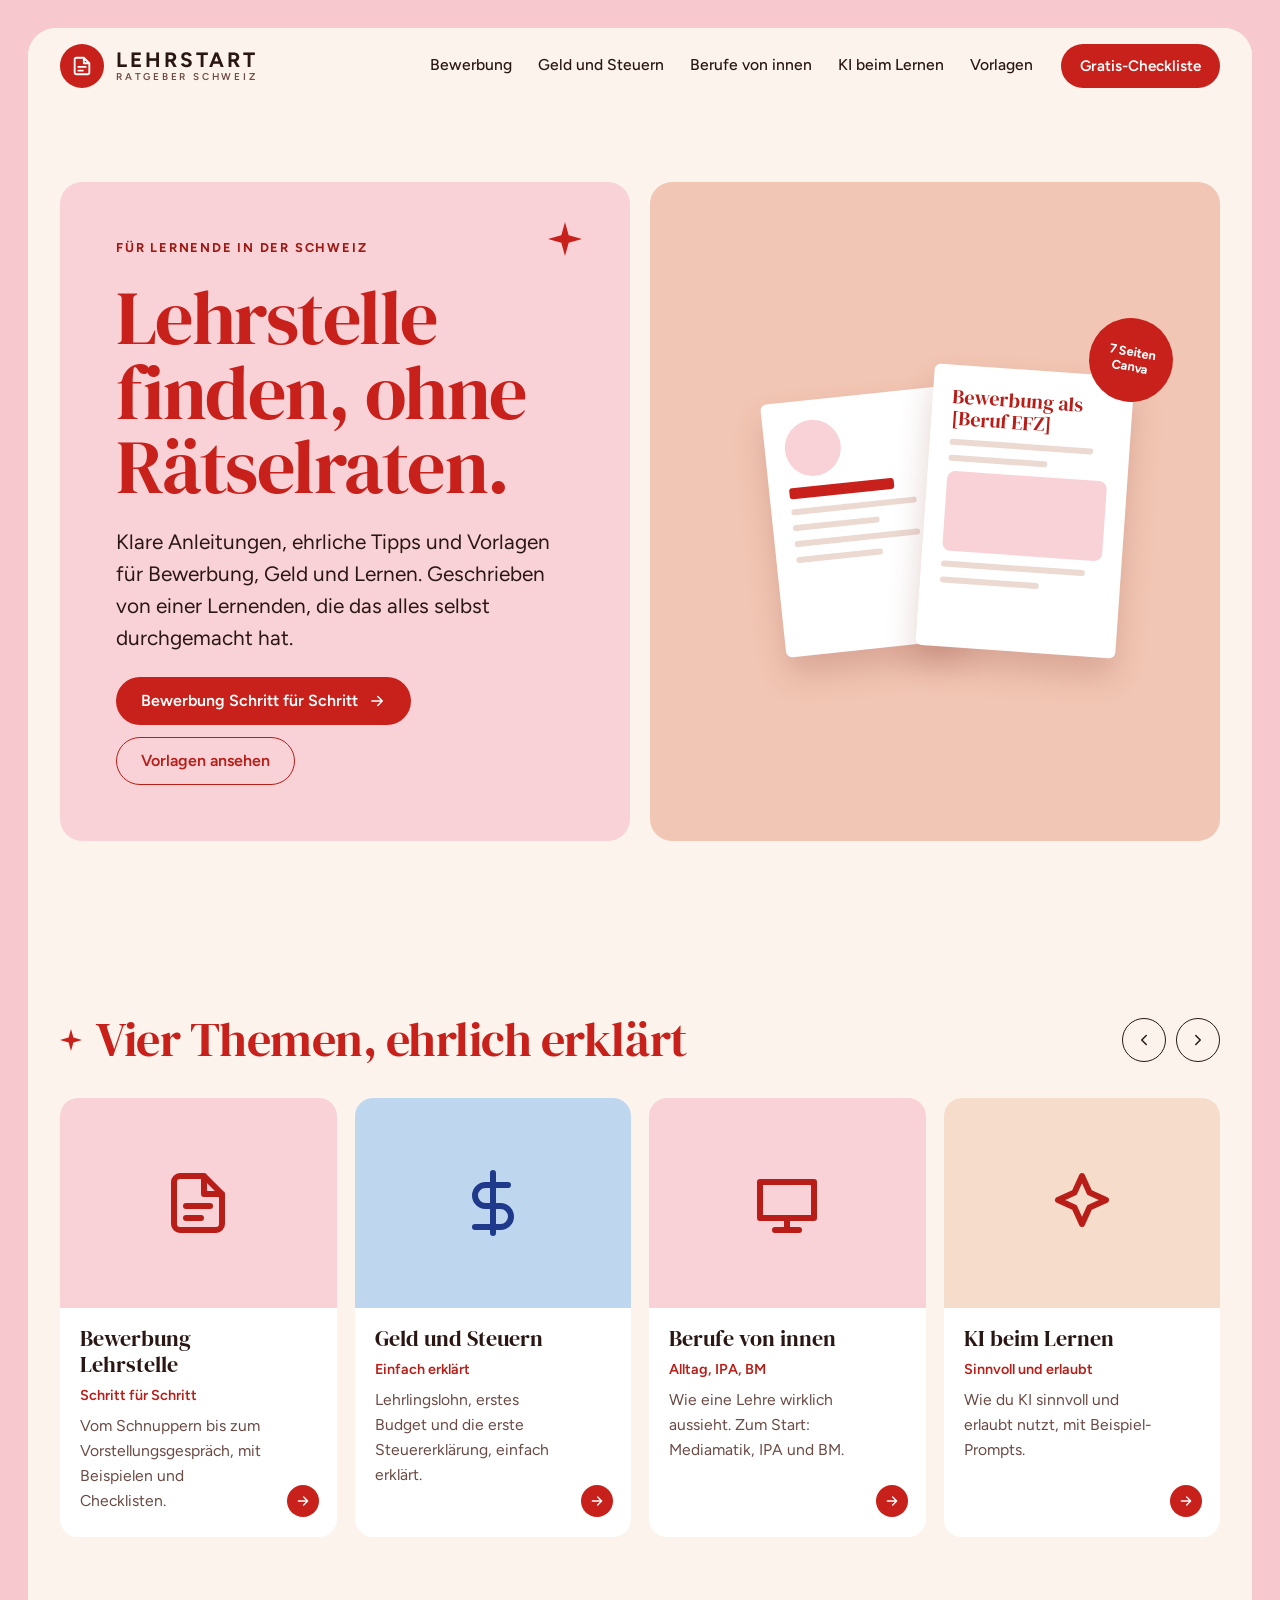
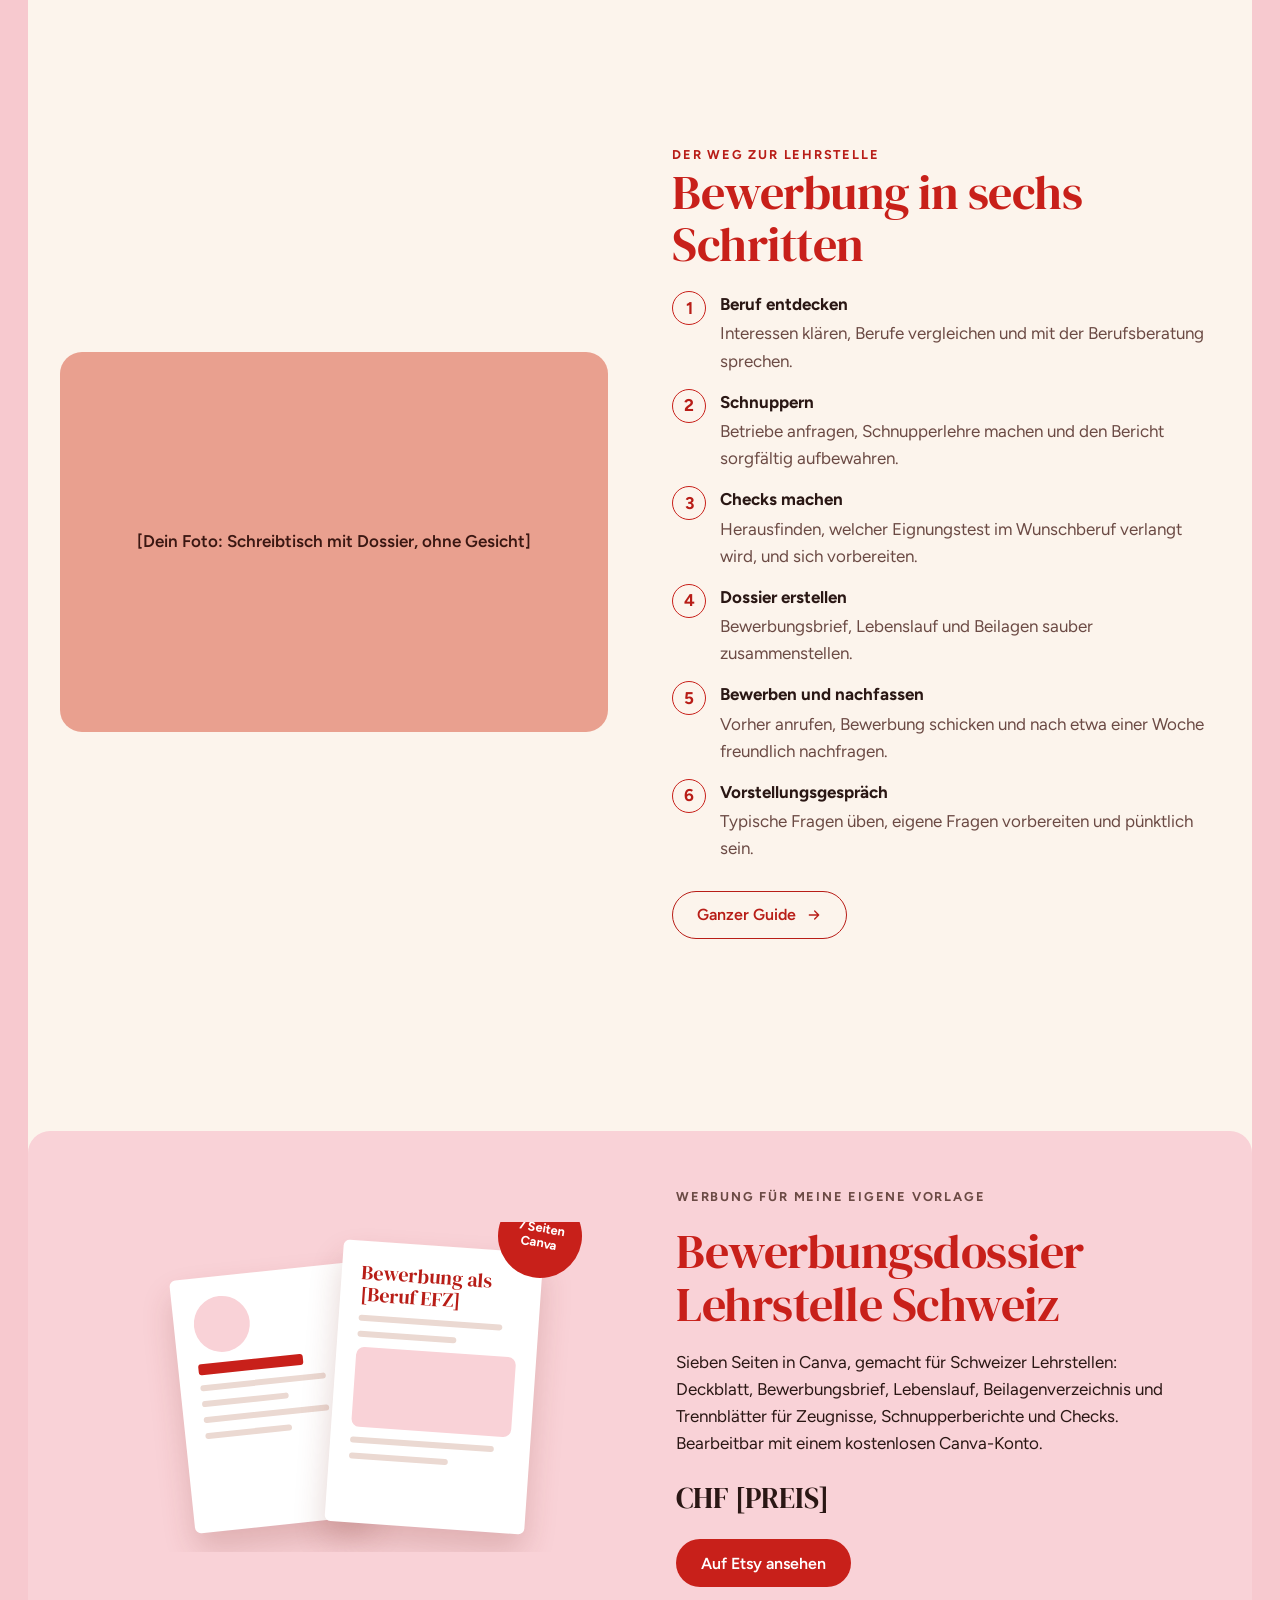
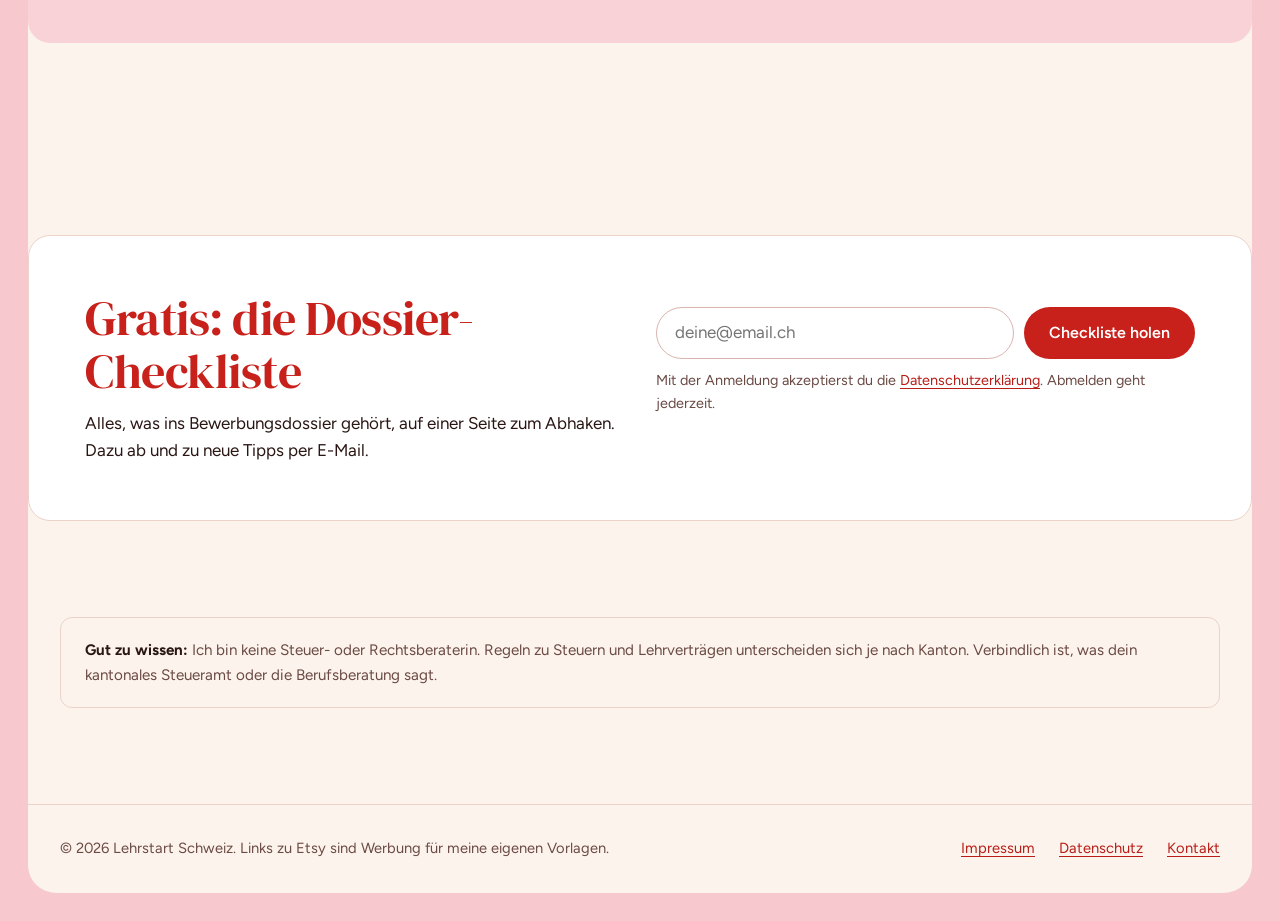
<file: index.html>
<!doctype html>
<html lang="de-CH">
<head>
  <meta charset="utf-8">
  <meta name="viewport" content="width=device-width, initial-scale=1">
  <title>Lehrstart Schweiz: Ratgeber für Lernende</title>
  <meta name="description" content="Ehrliche Anleitungen und Vorlagen für Bewerbung, Geld und Lernen in der Schweiz.">
  <meta name="theme-color" content="#C8201A">
  <link rel="icon" href="assets/favicon.svg" type="image/svg+xml">
  <link rel="preconnect" href="https://fonts.googleapis.com">
  <link rel="preconnect" href="https://fonts.gstatic.com" crossorigin>
  <link rel="stylesheet" href="https://fonts.googleapis.com/css2?family=DM+Serif+Display&family=Figtree:wght@400;500;600;700&display=swap">
  <link rel="stylesheet" href="css/variables.css">
  <link rel="stylesheet" href="css/base.css">
  <link rel="stylesheet" href="css/components.css">
  <link rel="stylesheet" href="css/theme.css">
  <script src="js/main.js" defer></script>
</head>
<body>
  <a class="skip-link" href="#inhalt">Zum Inhalt springen</a>
  <div class="page">
    <header class="site-header">
      <div class="container site-header__inner">
        <a class="logo" href="index.html" aria-label="Lehrstart Schweiz, zur Startseite">
          <span class="logo__mark" aria-hidden="true"><svg width="22" height="22" viewBox="0 0 24 24" fill="none" stroke="currentColor" stroke-width="2" stroke-linecap="round" stroke-linejoin="round"><path d="M14 3H6a2 2 0 0 0-2 2v14a2 2 0 0 0 2 2h12a2 2 0 0 0 2-2V9l-6-6zM14 3v6h6M8 13h8M8 17h5"/></svg></span>
          <span class="logo__text"><span class="logo__name">Lehrstart</span><span class="logo__sub">Ratgeber Schweiz</span></span>
        </a>
        <button class="nav-toggle js-nav-toggle" type="button" aria-expanded="false" aria-controls="hauptnavigation">
          <span class="nav-toggle__bar" aria-hidden="true"></span>
          <span class="visually-hidden">Menü</span>
        </button>
        <nav class="site-nav" id="hauptnavigation" aria-label="Hauptnavigation">
          <ul class="site-nav__list">
          <li><a href="bewerbung.html">Bewerbung</a></li>
          <li><a href="geld-steuern.html">Geld und Steuern</a></li>
          <li><a href="berufe.html">Berufe von innen</a></li>
          <li><a href="ki-lernen.html">KI beim Lernen</a></li>
          <li><a href="vorlagen.html">Vorlagen</a></li>
          </ul>
          <a class="btn btn--primary btn--small site-nav__cta" href="#gratis">Gratis-Checkliste</a>
        </nav>
      </div>
    </header>

    <main id="inhalt">

<section class="hero">
  <div class="container hero__grid">
    <div class="hero__text">
      <svg class="star" viewBox="0 0 24 24" aria-hidden="true"><path d="M12 0l2.6 9.4L24 12l-9.4 2.6L12 24l-2.6-9.4L0 12l9.4-2.6z"/></svg>
      <p class="eyebrow">Für Lernende in der Schweiz</p>
      <h1 class="h1 h1--hero">Lehrstelle finden, ohne Rätselraten.</h1>
      <p class="lead">Klare Anleitungen, ehrliche Tipps und Vorlagen für Bewerbung, Geld und Lernen. Geschrieben von einer Lernenden, die das alles selbst durchgemacht hat.</p>
      <div class="btn-row">
        <a class="btn btn--primary" href="bewerbung.html">Bewerbung Schritt für Schritt <svg class="icon" width="18" height="18" viewBox="0 0 24 24" fill="none" stroke="currentColor" stroke-width="2" stroke-linecap="round" stroke-linejoin="round" aria-hidden="true"><path d="M5 12h14M13 6l6 6-6 6"/></svg></a>
        <a class="btn btn--outline" href="vorlagen.html">Vorlagen ansehen</a>
      </div>
    </div>
    <div class="hero__visual"><div class="docs" aria-hidden="true">
  <div class="doc doc--back"><span class="doc__avatar"></span><span class="doc__line doc__line--title"></span><span class="doc__line"></span><span class="doc__line doc__line--short"></span><span class="doc__line"></span><span class="doc__line doc__line--short"></span></div>
  <div class="doc doc--front"><span class="doc__heading">Bewerbung als [Beruf EFZ]</span><span class="doc__line"></span><span class="doc__line doc__line--short"></span><span class="doc__block"></span><span class="doc__line"></span><span class="doc__line doc__line--short"></span></div>
  <span class="sticker">7 Seiten<br>Canva</span>
</div></div>
  </div>
</section>

<section class="section section--alt" aria-labelledby="themen-titel">
  <div class="container">
    <div class="section__head">
      <h2 id="themen-titel" class="h2"><svg class="star" viewBox="0 0 24 24" aria-hidden="true"><path d="M12 0l2.6 9.4L24 12l-9.4 2.6L12 24l-2.6-9.4L0 12l9.4-2.6z"/></svg> Vier Themen, ehrlich erklärt</h2>
      <div class="carousel-controls">
        <button class="icon-btn js-scroll" data-target="themen-liste" data-dir="-1" type="button" aria-label="Zurück"><svg width="18" height="18" viewBox="0 0 24 24" fill="none" stroke="currentColor" stroke-width="2" stroke-linecap="round" stroke-linejoin="round" aria-hidden="true"><path d="M15 6l-6 6 6 6"/></svg></button>
        <button class="icon-btn js-scroll" data-target="themen-liste" data-dir="1" type="button" aria-label="Weiter"><svg width="18" height="18" viewBox="0 0 24 24" fill="none" stroke="currentColor" stroke-width="2" stroke-linecap="round" stroke-linejoin="round" aria-hidden="true"><path d="M9 6l6 6-6 6"/></svg></button>
      </div>
    </div>
    <ul class="cards" id="themen-liste">
      <li><a class="card card--rosa" href="bewerbung.html">
        <span class="card__media"><svg class="icon icon--xl" width="72" height="72" viewBox="0 0 24 24" fill="none" stroke="currentColor" stroke-width="2" stroke-linecap="round" stroke-linejoin="round" aria-hidden="true"><path d="M14 3H6a2 2 0 0 0-2 2v14a2 2 0 0 0 2 2h12a2 2 0 0 0 2-2V9l-6-6zM14 3v6h6M8 13h8M8 17h5"/></svg></span>
        <span class="card__body">
          <span class="card__title">Bewerbung Lehrstelle</span>
          <span class="card__meta">Schritt für Schritt</span>
          <span class="card__text">Vom Schnuppern bis zum Vorstellungsgespräch, mit Beispielen und Checklisten.</span>
        </span>
        <span class="card__arrow"><svg class="icon" width="16" height="16" viewBox="0 0 24 24" fill="none" stroke="currentColor" stroke-width="2" stroke-linecap="round" stroke-linejoin="round" aria-hidden="true"><path d="M5 12h14M13 6l6 6-6 6"/></svg></span>
      </a></li>
      <li><a class="card card--blau" href="geld-steuern.html">
        <span class="card__media"><svg class="icon icon--xl" width="72" height="72" viewBox="0 0 24 24" fill="none" stroke="currentColor" stroke-width="2" stroke-linecap="round" stroke-linejoin="round" aria-hidden="true"><path d="M12 2v20M17 6H9.5a3.5 3.5 0 0 0 0 7h5a3.5 3.5 0 0 1 0 7H6"/></svg></span>
        <span class="card__body">
          <span class="card__title">Geld und Steuern</span>
          <span class="card__meta">Einfach erklärt</span>
          <span class="card__text">Lehrlingslohn, erstes Budget und die erste Steuererklärung, einfach erklärt.</span>
        </span>
        <span class="card__arrow"><svg class="icon" width="16" height="16" viewBox="0 0 24 24" fill="none" stroke="currentColor" stroke-width="2" stroke-linecap="round" stroke-linejoin="round" aria-hidden="true"><path d="M5 12h14M13 6l6 6-6 6"/></svg></span>
      </a></li>
      <li><a class="card card--rosa" href="berufe.html">
        <span class="card__media"><svg class="icon icon--xl" width="72" height="72" viewBox="0 0 24 24" fill="none" stroke="currentColor" stroke-width="2" stroke-linecap="round" stroke-linejoin="round" aria-hidden="true"><path d="M3 5h18v12H3zM8 21h8M12 17v4"/></svg></span>
        <span class="card__body">
          <span class="card__title">Berufe von innen</span>
          <span class="card__meta">Alltag, IPA, BM</span>
          <span class="card__text">Wie eine Lehre wirklich aussieht. Zum Start: Mediamatik, IPA und BM.</span>
        </span>
        <span class="card__arrow"><svg class="icon" width="16" height="16" viewBox="0 0 24 24" fill="none" stroke="currentColor" stroke-width="2" stroke-linecap="round" stroke-linejoin="round" aria-hidden="true"><path d="M5 12h14M13 6l6 6-6 6"/></svg></span>
      </a></li>
      <li><a class="card card--pfirsich" href="ki-lernen.html">
        <span class="card__media"><svg class="icon icon--xl" width="72" height="72" viewBox="0 0 24 24" fill="none" stroke="currentColor" stroke-width="2" stroke-linecap="round" stroke-linejoin="round" aria-hidden="true"><path d="M12 3l2.5 5.5L20 11l-5.5 2.5L12 19l-2.5-5.5L4 11l5.5-2.5z"/></svg></span>
        <span class="card__body">
          <span class="card__title">KI beim Lernen</span>
          <span class="card__meta">Sinnvoll und erlaubt</span>
          <span class="card__text">Wie du KI sinnvoll und erlaubt nutzt, mit Beispiel-Prompts.</span>
        </span>
        <span class="card__arrow"><svg class="icon" width="16" height="16" viewBox="0 0 24 24" fill="none" stroke="currentColor" stroke-width="2" stroke-linecap="round" stroke-linejoin="round" aria-hidden="true"><path d="M5 12h14M13 6l6 6-6 6"/></svg></span>
      </a></li>
    </ul>
  </div>
</section>

<section class="section" aria-labelledby="schritte-titel">
  <div class="container split">
    <div class="photo-placeholder" role="img" aria-label="Platzhalter für ein Foto">[Dein Foto: Schreibtisch mit Dossier, ohne Gesicht]</div>
    <div>
      <p class="eyebrow">Der Weg zur Lehrstelle</p>
      <h2 id="schritte-titel" class="h2">Bewerbung in sechs Schritten</h2>
      <ol class="steps"><li class="step"><span class="step__nr">1</span><span class="step__title">Beruf entdecken</span><span class="step__text">Interessen klären, Berufe vergleichen und mit der Berufsberatung sprechen.</span></li><li class="step"><span class="step__nr">2</span><span class="step__title">Schnuppern</span><span class="step__text">Betriebe anfragen, Schnupperlehre machen und den Bericht sorgfältig aufbewahren.</span></li><li class="step"><span class="step__nr">3</span><span class="step__title">Checks machen</span><span class="step__text">Herausfinden, welcher Eignungstest im Wunschberuf verlangt wird, und sich vorbereiten.</span></li><li class="step"><span class="step__nr">4</span><span class="step__title">Dossier erstellen</span><span class="step__text">Bewerbungsbrief, Lebenslauf und Beilagen sauber zusammenstellen.</span></li><li class="step"><span class="step__nr">5</span><span class="step__title">Bewerben und nachfassen</span><span class="step__text">Vorher anrufen, Bewerbung schicken und nach etwa einer Woche freundlich nachfragen.</span></li><li class="step"><span class="step__nr">6</span><span class="step__title">Vorstellungsgespräch</span><span class="step__text">Typische Fragen üben, eigene Fragen vorbereiten und pünktlich sein.</span></li></ol>
      <a class="btn btn--outline" href="bewerbung.html">Ganzer Guide <svg class="icon" width="16" height="16" viewBox="0 0 24 24" fill="none" stroke="currentColor" stroke-width="2" stroke-linecap="round" stroke-linejoin="round" aria-hidden="true"><path d="M5 12h14M13 6l6 6-6 6"/></svg></a>
    </div>
  </div>
</section>

<section class="section promo" aria-labelledby="promo-titel">
  <div class="container promo__inner">
    <div class="promo__visual"><div class="docs" aria-hidden="true">
  <div class="doc doc--back"><span class="doc__avatar"></span><span class="doc__line doc__line--title"></span><span class="doc__line"></span><span class="doc__line doc__line--short"></span><span class="doc__line"></span><span class="doc__line doc__line--short"></span></div>
  <div class="doc doc--front"><span class="doc__heading">Bewerbung als [Beruf EFZ]</span><span class="doc__line"></span><span class="doc__line doc__line--short"></span><span class="doc__block"></span><span class="doc__line"></span><span class="doc__line doc__line--short"></span></div>
  <span class="sticker">7 Seiten<br>Canva</span>
</div></div>
    <div class="promo__text">
      <p class="eyebrow eyebrow--muted">Werbung für meine eigene Vorlage</p>
      <h2 id="promo-titel" class="h2">Bewerbungsdossier Lehrstelle Schweiz</h2>
      <p>Sieben Seiten in Canva, gemacht für Schweizer Lehrstellen: Deckblatt, Bewerbungsbrief, Lebenslauf, Beilagenverzeichnis und Trennblätter für Zeugnisse, Schnupperberichte und Checks. Bearbeitbar mit einem kostenlosen Canva-Konto.</p>
      <p class="price">CHF [PREIS]</p>
      <a class="btn btn--primary" href="[ETSY-LINK]" rel="noopener">Auf Etsy ansehen</a>
    </div>
  </div>
</section>
<section class="section newsletter" id="gratis" aria-labelledby="nl-titel-start">
  <div class="container newsletter__inner">
    <div class="newsletter__text">
      <h2 id="nl-titel-start" class="h2">Gratis: die Dossier-Checkliste</h2>
      <p>Alles, was ins Bewerbungsdossier gehört, auf einer Seite zum Abhaken. Dazu ab und zu neue Tipps per E-Mail.</p>
    </div>
    <form class="newsletter__form js-newsletter" novalidate>
      <div class="newsletter__row">
        <label class="visually-hidden" for="mail-start">E-Mail-Adresse</label>
        <input id="mail-start" name="email" type="email" autocomplete="email" placeholder="deine@email.ch" required>
        <button class="btn btn--primary" type="submit">Checkliste holen</button>
      </div>
      <p class="newsletter__hint">Mit der Anmeldung akzeptierst du die <a href="datenschutz.html">Datenschutzerklärung</a>. Abmelden geht jederzeit.</p>
      <p class="newsletter__status" role="status" aria-live="polite"></p>
    </form>
  </div>
</section>
<aside class="notice container" aria-label="Hinweis">
  <p><strong>Gut zu wissen:</strong> Ich bin keine Steuer- oder Rechtsberaterin. Regeln zu Steuern und Lehrverträgen unterscheiden sich je nach Kanton. Verbindlich ist, was dein kantonales Steueramt oder die Berufsberatung sagt.</p>
</aside>

    </main>

    <footer class="site-footer">
      <div class="container site-footer__inner">
        <p>&copy; <span class="js-year">2026</span> Lehrstart Schweiz. Links zu Etsy sind Werbung für meine eigenen Vorlagen.</p>
        <ul class="site-footer__links">
          <li><a href="impressum.html">Impressum</a></li>
          <li><a href="datenschutz.html">Datenschutz</a></li>
          <li><a href="mailto:[deine@email.ch]">Kontakt</a></li>
        </ul>
      </div>
    </footer>
  </div>
</body>
</html>
</file>
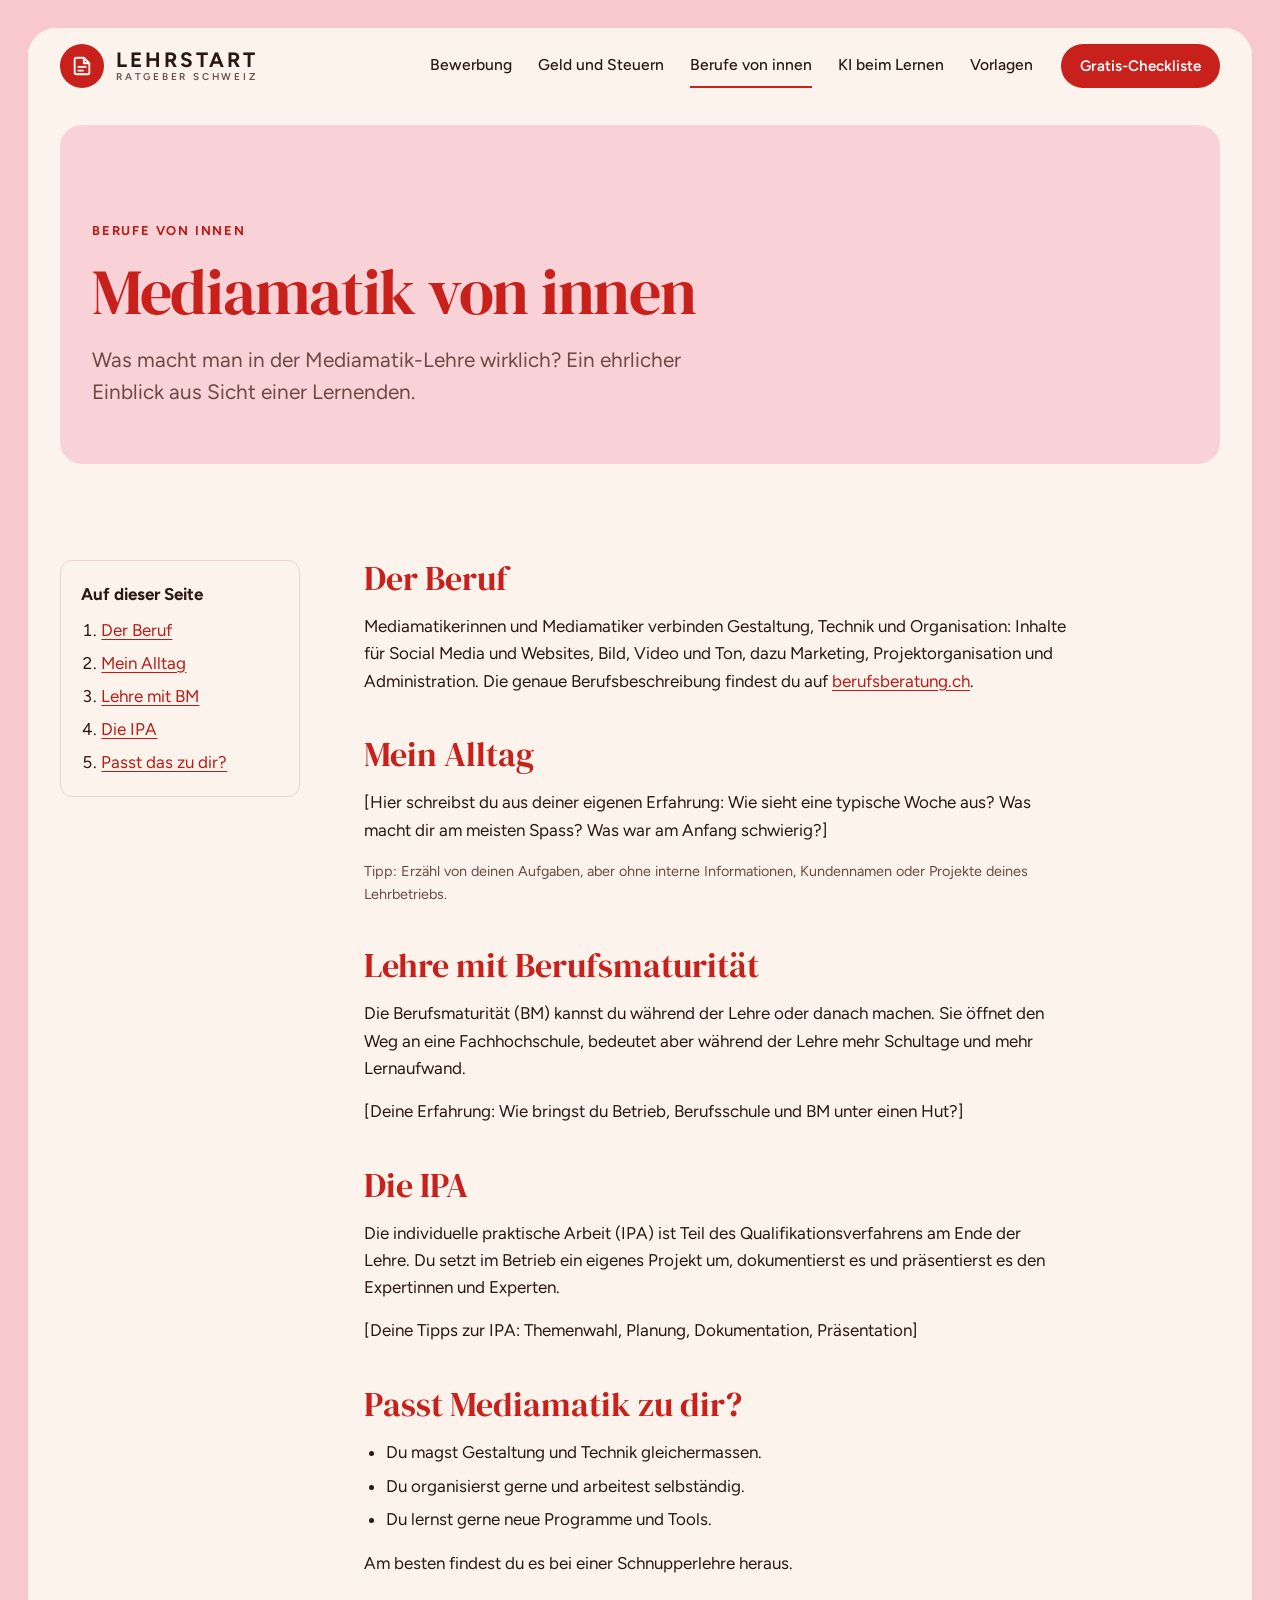
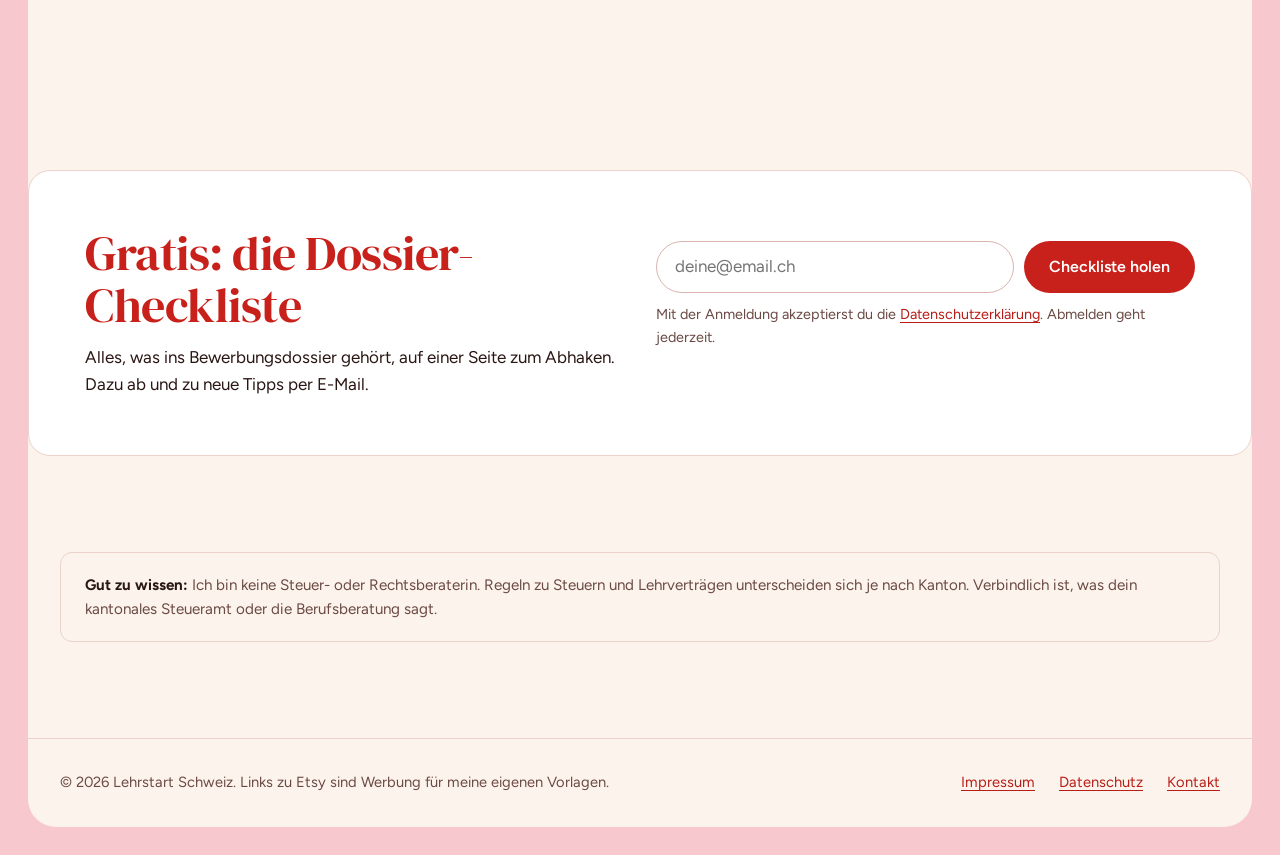
<file: berufe.html>
<!doctype html>
<html lang="de-CH">
<head>
  <meta charset="utf-8">
  <meta name="viewport" content="width=device-width, initial-scale=1">
  <title>Berufe von innen: Mediamatik | Lehrstart Schweiz</title>
  <meta name="description" content="Wie die Mediamatik-Lehre wirklich aussieht: Alltag, Berufsschule, BM und IPA.">
  <meta name="theme-color" content="#C8201A">
  <link rel="icon" href="assets/favicon.svg" type="image/svg+xml">
  <link rel="preconnect" href="https://fonts.googleapis.com">
  <link rel="preconnect" href="https://fonts.gstatic.com" crossorigin>
  <link rel="stylesheet" href="https://fonts.googleapis.com/css2?family=DM+Serif+Display&family=Figtree:wght@400;500;600;700&display=swap">
  <link rel="stylesheet" href="css/variables.css">
  <link rel="stylesheet" href="css/base.css">
  <link rel="stylesheet" href="css/components.css">
  <link rel="stylesheet" href="css/theme.css">
  <script src="js/main.js" defer></script>
</head>
<body>
  <a class="skip-link" href="#inhalt">Zum Inhalt springen</a>
  <div class="page">
    <header class="site-header">
      <div class="container site-header__inner">
        <a class="logo" href="index.html" aria-label="Lehrstart Schweiz, zur Startseite">
          <span class="logo__mark" aria-hidden="true"><svg width="22" height="22" viewBox="0 0 24 24" fill="none" stroke="currentColor" stroke-width="2" stroke-linecap="round" stroke-linejoin="round"><path d="M14 3H6a2 2 0 0 0-2 2v14a2 2 0 0 0 2 2h12a2 2 0 0 0 2-2V9l-6-6zM14 3v6h6M8 13h8M8 17h5"/></svg></span>
          <span class="logo__text"><span class="logo__name">Lehrstart</span><span class="logo__sub">Ratgeber Schweiz</span></span>
        </a>
        <button class="nav-toggle js-nav-toggle" type="button" aria-expanded="false" aria-controls="hauptnavigation">
          <span class="nav-toggle__bar" aria-hidden="true"></span>
          <span class="visually-hidden">Menü</span>
        </button>
        <nav class="site-nav" id="hauptnavigation" aria-label="Hauptnavigation">
          <ul class="site-nav__list">
          <li><a href="bewerbung.html">Bewerbung</a></li>
          <li><a href="geld-steuern.html">Geld und Steuern</a></li>
          <li><a href="berufe.html" aria-current="page">Berufe von innen</a></li>
          <li><a href="ki-lernen.html">KI beim Lernen</a></li>
          <li><a href="vorlagen.html">Vorlagen</a></li>
          </ul>
          <a class="btn btn--primary btn--small site-nav__cta" href="#gratis">Gratis-Checkliste</a>
        </nav>
      </div>
    </header>

    <main id="inhalt">

<section class="page-hero">
  <div class="container">
    <p class="eyebrow">Berufe von innen</p>
    <h1 class="h1">Mediamatik von innen</h1>
    <p class="lead">Was macht man in der Mediamatik-Lehre wirklich? Ein ehrlicher Einblick aus Sicht einer Lernenden.</p>
  </div>
</section>
<div class="container content-grid">
  <nav class="toc" aria-label="Inhalt dieser Seite">
    <p class="toc__title">Auf dieser Seite</p>
    <ol>
      <li><a href="#beruf">Der Beruf</a></li>
      <li><a href="#alltag">Mein Alltag</a></li>
      <li><a href="#bm">Lehre mit BM</a></li>
      <li><a href="#ipa">Die IPA</a></li>
      <li><a href="#passt">Passt das zu dir?</a></li>
    </ol>
  </nav>
  <article class="prose">
    <h2 id="beruf">Der Beruf</h2>
    <p>Mediamatikerinnen und Mediamatiker verbinden Gestaltung, Technik und Organisation: Inhalte für Social Media und Websites, Bild, Video und Ton, dazu Marketing, Projektorganisation und Administration. Die genaue Berufsbeschreibung findest du auf <a href="https://www.berufsberatung.ch" rel="noopener">berufsberatung.ch</a>.</p>

    <h2 id="alltag">Mein Alltag</h2>
    <p>[Hier schreibst du aus deiner eigenen Erfahrung: Wie sieht eine typische Woche aus? Was macht dir am meisten Spass? Was war am Anfang schwierig?]</p>
    <p class="small">Tipp: Erzähl von deinen Aufgaben, aber ohne interne Informationen, Kundennamen oder Projekte deines Lehrbetriebs.</p>

    <h2 id="bm">Lehre mit Berufsmaturität</h2>
    <p>Die Berufsmaturität (BM) kannst du während der Lehre oder danach machen. Sie öffnet den Weg an eine Fachhochschule, bedeutet aber während der Lehre mehr Schultage und mehr Lernaufwand.</p>
    <p>[Deine Erfahrung: Wie bringst du Betrieb, Berufsschule und BM unter einen Hut?]</p>

    <h2 id="ipa">Die IPA</h2>
    <p>Die individuelle praktische Arbeit (IPA) ist Teil des Qualifikationsverfahrens am Ende der Lehre. Du setzt im Betrieb ein eigenes Projekt um, dokumentierst es und präsentierst es den Expertinnen und Experten.</p>
    <p>[Deine Tipps zur IPA: Themenwahl, Planung, Dokumentation, Präsentation]</p>

    <h2 id="passt">Passt Mediamatik zu dir?</h2>
    <ul>
      <li>Du magst Gestaltung und Technik gleichermassen.</li>
      <li>Du organisierst gerne und arbeitest selbständig.</li>
      <li>Du lernst gerne neue Programme und Tools.</li>
    </ul>
    <p>Am besten findest du es bei einer Schnupperlehre heraus.</p>
  </article>
</div>
<section class="section newsletter" id="gratis" aria-labelledby="nl-titel-berufe">
  <div class="container newsletter__inner">
    <div class="newsletter__text">
      <h2 id="nl-titel-berufe" class="h2">Gratis: die Dossier-Checkliste</h2>
      <p>Alles, was ins Bewerbungsdossier gehört, auf einer Seite zum Abhaken. Dazu ab und zu neue Tipps per E-Mail.</p>
    </div>
    <form class="newsletter__form js-newsletter" novalidate>
      <div class="newsletter__row">
        <label class="visually-hidden" for="mail-berufe">E-Mail-Adresse</label>
        <input id="mail-berufe" name="email" type="email" autocomplete="email" placeholder="deine@email.ch" required>
        <button class="btn btn--primary" type="submit">Checkliste holen</button>
      </div>
      <p class="newsletter__hint">Mit der Anmeldung akzeptierst du die <a href="datenschutz.html">Datenschutzerklärung</a>. Abmelden geht jederzeit.</p>
      <p class="newsletter__status" role="status" aria-live="polite"></p>
    </form>
  </div>
</section>
<aside class="notice container" aria-label="Hinweis">
  <p><strong>Gut zu wissen:</strong> Ich bin keine Steuer- oder Rechtsberaterin. Regeln zu Steuern und Lehrverträgen unterscheiden sich je nach Kanton. Verbindlich ist, was dein kantonales Steueramt oder die Berufsberatung sagt.</p>
</aside>

    </main>

    <footer class="site-footer">
      <div class="container site-footer__inner">
        <p>&copy; <span class="js-year">2026</span> Lehrstart Schweiz. Links zu Etsy sind Werbung für meine eigenen Vorlagen.</p>
        <ul class="site-footer__links">
          <li><a href="impressum.html">Impressum</a></li>
          <li><a href="datenschutz.html">Datenschutz</a></li>
          <li><a href="mailto:[deine@email.ch]">Kontakt</a></li>
        </ul>
      </div>
    </footer>
  </div>
</body>
</html>
</file>
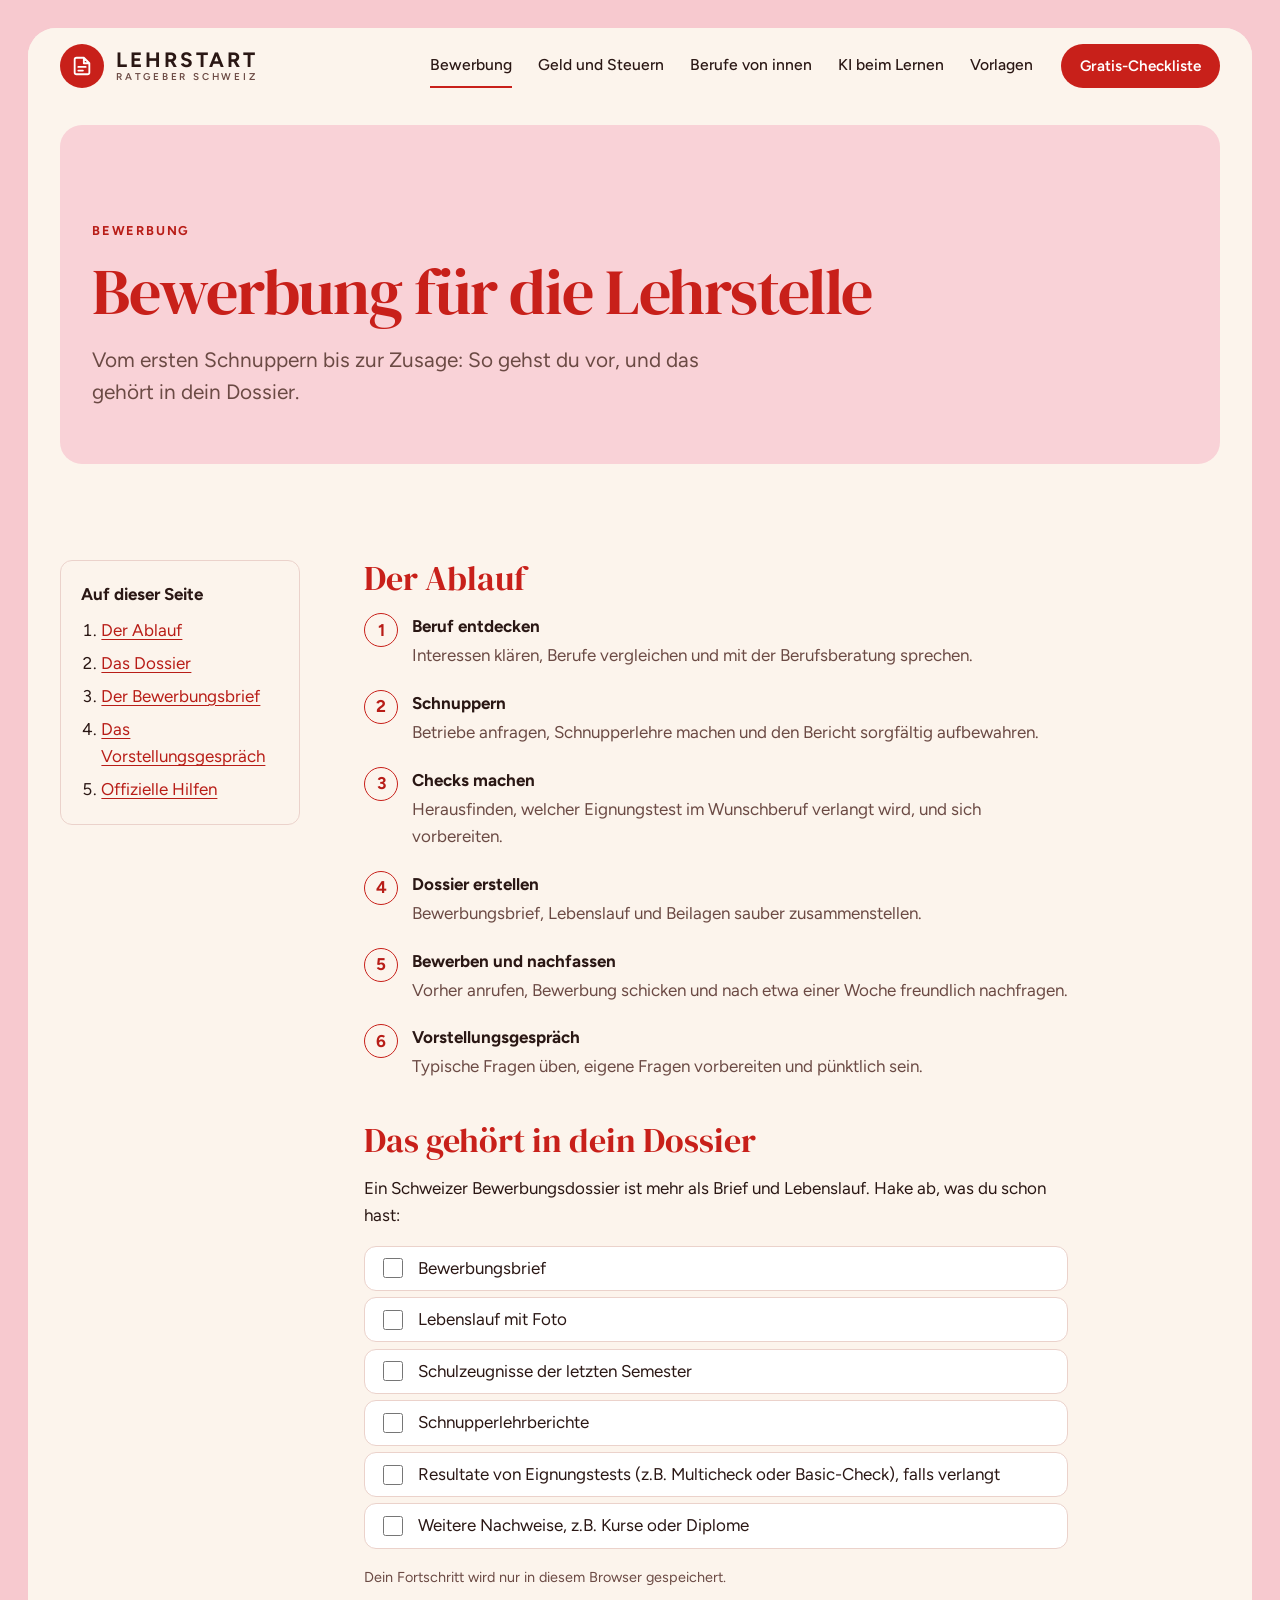
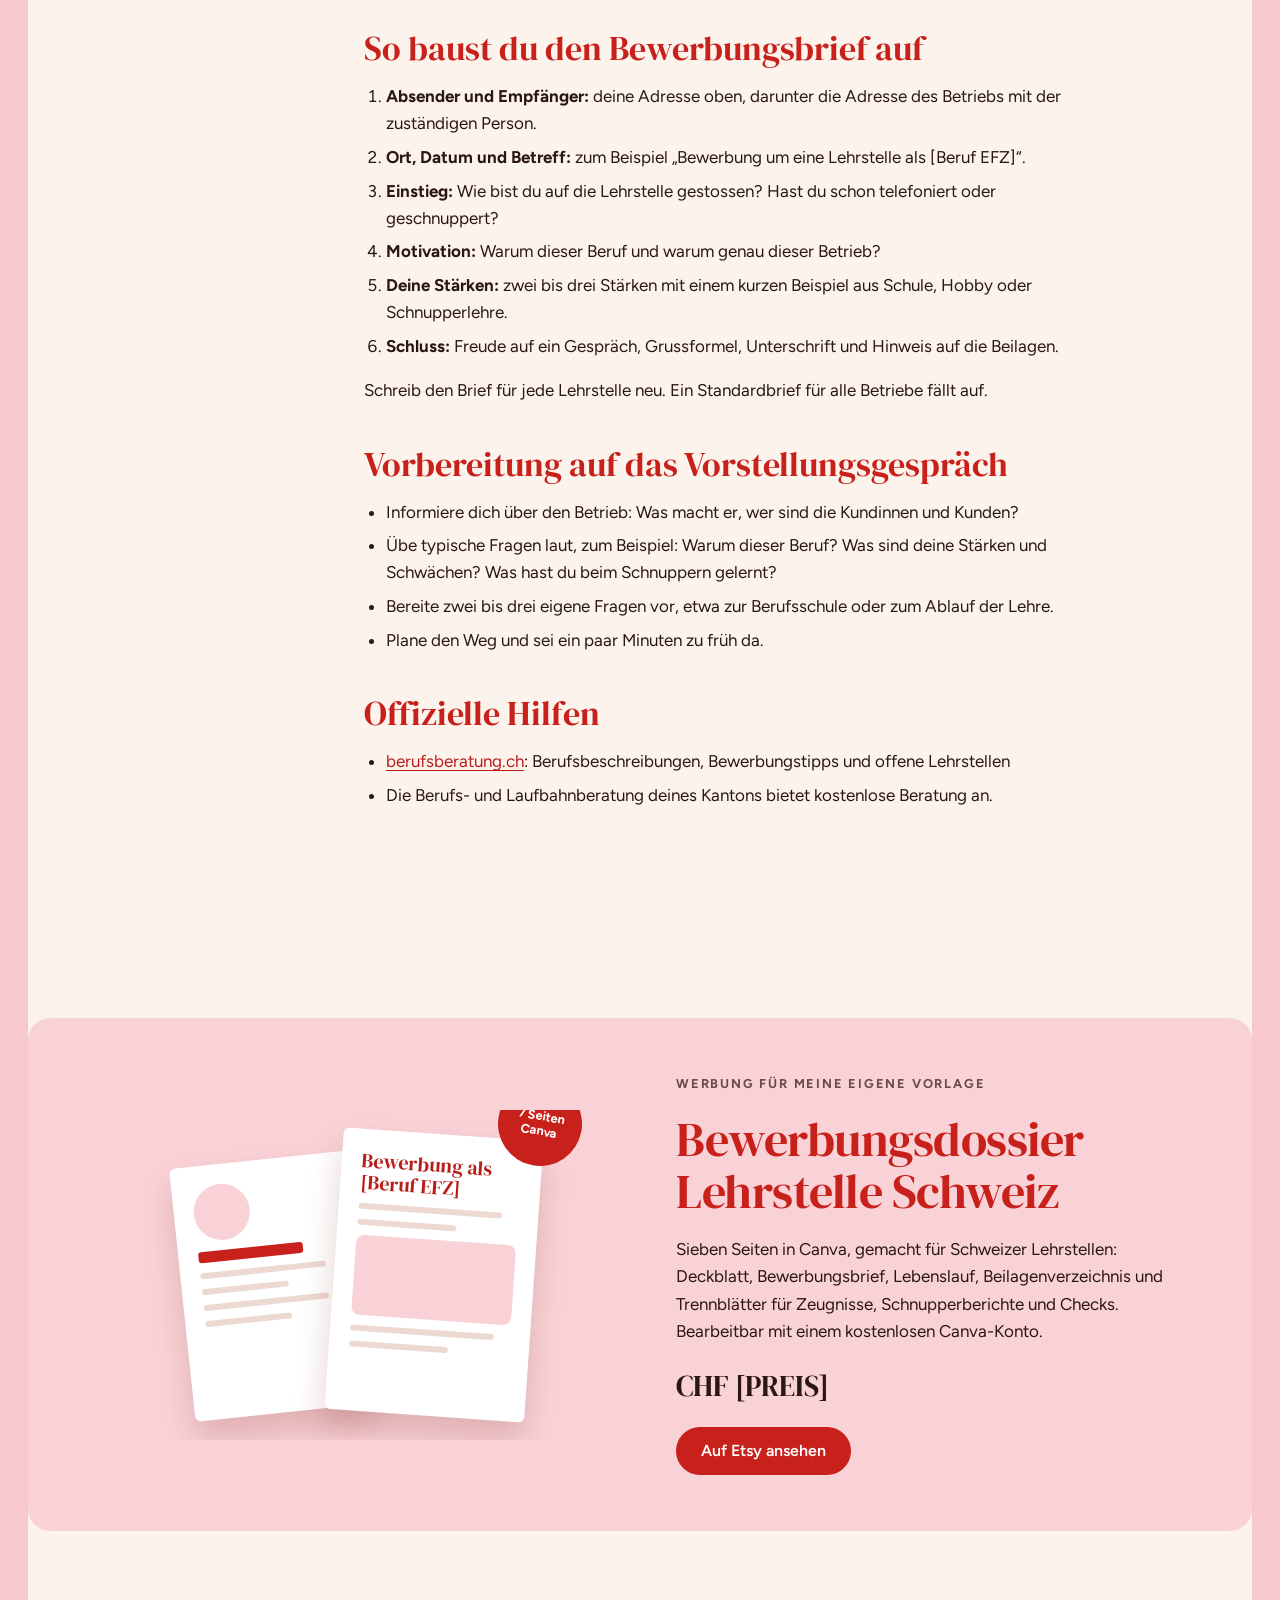
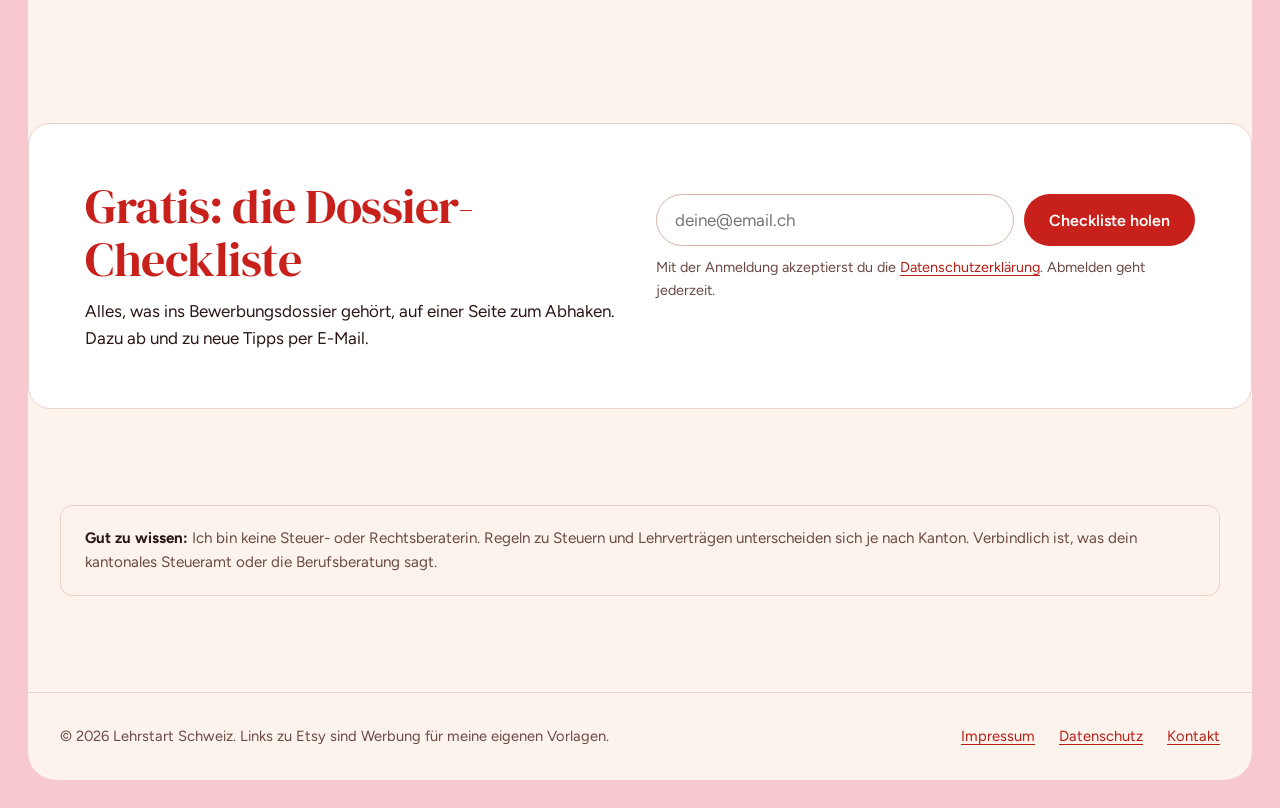
<file: bewerbung.html>
<!doctype html>
<html lang="de-CH">
<head>
  <meta charset="utf-8">
  <meta name="viewport" content="width=device-width, initial-scale=1">
  <title>Bewerbung für die Lehrstelle | Lehrstart Schweiz</title>
  <meta name="description" content="Schritt-für-Schritt-Anleitung für die Lehrstellenbewerbung in der Schweiz mit Dossier-Checkliste.">
  <meta name="theme-color" content="#C8201A">
  <link rel="icon" href="assets/favicon.svg" type="image/svg+xml">
  <link rel="preconnect" href="https://fonts.googleapis.com">
  <link rel="preconnect" href="https://fonts.gstatic.com" crossorigin>
  <link rel="stylesheet" href="https://fonts.googleapis.com/css2?family=DM+Serif+Display&family=Figtree:wght@400;500;600;700&display=swap">
  <link rel="stylesheet" href="css/variables.css">
  <link rel="stylesheet" href="css/base.css">
  <link rel="stylesheet" href="css/components.css">
  <link rel="stylesheet" href="css/theme.css">
  <script src="js/main.js" defer></script>
</head>
<body>
  <a class="skip-link" href="#inhalt">Zum Inhalt springen</a>
  <div class="page">
    <header class="site-header">
      <div class="container site-header__inner">
        <a class="logo" href="index.html" aria-label="Lehrstart Schweiz, zur Startseite">
          <span class="logo__mark" aria-hidden="true"><svg width="22" height="22" viewBox="0 0 24 24" fill="none" stroke="currentColor" stroke-width="2" stroke-linecap="round" stroke-linejoin="round"><path d="M14 3H6a2 2 0 0 0-2 2v14a2 2 0 0 0 2 2h12a2 2 0 0 0 2-2V9l-6-6zM14 3v6h6M8 13h8M8 17h5"/></svg></span>
          <span class="logo__text"><span class="logo__name">Lehrstart</span><span class="logo__sub">Ratgeber Schweiz</span></span>
        </a>
        <button class="nav-toggle js-nav-toggle" type="button" aria-expanded="false" aria-controls="hauptnavigation">
          <span class="nav-toggle__bar" aria-hidden="true"></span>
          <span class="visually-hidden">Menü</span>
        </button>
        <nav class="site-nav" id="hauptnavigation" aria-label="Hauptnavigation">
          <ul class="site-nav__list">
          <li><a href="bewerbung.html" aria-current="page">Bewerbung</a></li>
          <li><a href="geld-steuern.html">Geld und Steuern</a></li>
          <li><a href="berufe.html">Berufe von innen</a></li>
          <li><a href="ki-lernen.html">KI beim Lernen</a></li>
          <li><a href="vorlagen.html">Vorlagen</a></li>
          </ul>
          <a class="btn btn--primary btn--small site-nav__cta" href="#gratis">Gratis-Checkliste</a>
        </nav>
      </div>
    </header>

    <main id="inhalt">

<section class="page-hero">
  <div class="container">
    <p class="eyebrow">Bewerbung</p>
    <h1 class="h1">Bewerbung für die Lehrstelle</h1>
    <p class="lead">Vom ersten Schnuppern bis zur Zusage: So gehst du vor, und das gehört in dein Dossier.</p>
  </div>
</section>
<div class="container content-grid">
  <nav class="toc" aria-label="Inhalt dieser Seite">
    <p class="toc__title">Auf dieser Seite</p>
    <ol>
      <li><a href="#ablauf">Der Ablauf</a></li>
      <li><a href="#dossier">Das Dossier</a></li>
      <li><a href="#brief">Der Bewerbungsbrief</a></li>
      <li><a href="#gespraech">Das Vorstellungsgespräch</a></li>
      <li><a href="#links">Offizielle Hilfen</a></li>
    </ol>
  </nav>
  <article class="prose">
    <h2 id="ablauf">Der Ablauf</h2>
    <ol class="steps"><li class="step"><span class="step__nr">1</span><span class="step__title">Beruf entdecken</span><span class="step__text">Interessen klären, Berufe vergleichen und mit der Berufsberatung sprechen.</span></li><li class="step"><span class="step__nr">2</span><span class="step__title">Schnuppern</span><span class="step__text">Betriebe anfragen, Schnupperlehre machen und den Bericht sorgfältig aufbewahren.</span></li><li class="step"><span class="step__nr">3</span><span class="step__title">Checks machen</span><span class="step__text">Herausfinden, welcher Eignungstest im Wunschberuf verlangt wird, und sich vorbereiten.</span></li><li class="step"><span class="step__nr">4</span><span class="step__title">Dossier erstellen</span><span class="step__text">Bewerbungsbrief, Lebenslauf und Beilagen sauber zusammenstellen.</span></li><li class="step"><span class="step__nr">5</span><span class="step__title">Bewerben und nachfassen</span><span class="step__text">Vorher anrufen, Bewerbung schicken und nach etwa einer Woche freundlich nachfragen.</span></li><li class="step"><span class="step__nr">6</span><span class="step__title">Vorstellungsgespräch</span><span class="step__text">Typische Fragen üben, eigene Fragen vorbereiten und pünktlich sein.</span></li></ol>

    <h2 id="dossier">Das gehört in dein Dossier</h2>
    <p>Ein Schweizer Bewerbungsdossier ist mehr als Brief und Lebenslauf. Hake ab, was du schon hast:</p>
    <ul class="checklist"><li><label><input type="checkbox" class="js-check"> Bewerbungsbrief</label></li><li><label><input type="checkbox" class="js-check"> Lebenslauf mit Foto</label></li><li><label><input type="checkbox" class="js-check"> Schulzeugnisse der letzten Semester</label></li><li><label><input type="checkbox" class="js-check"> Schnupperlehrberichte</label></li><li><label><input type="checkbox" class="js-check"> Resultate von Eignungstests (z.B. Multicheck oder Basic-Check), falls verlangt</label></li><li><label><input type="checkbox" class="js-check"> Weitere Nachweise, z.B. Kurse oder Diplome</label></li></ul>
    <p class="small">Dein Fortschritt wird nur in diesem Browser gespeichert.</p>

    <h2 id="brief">So baust du den Bewerbungsbrief auf</h2>
    <ol>
      <li><strong>Absender und Empfänger:</strong> deine Adresse oben, darunter die Adresse des Betriebs mit der zuständigen Person.</li>
      <li><strong>Ort, Datum und Betreff:</strong> zum Beispiel „Bewerbung um eine Lehrstelle als [Beruf EFZ]“.</li>
      <li><strong>Einstieg:</strong> Wie bist du auf die Lehrstelle gestossen? Hast du schon telefoniert oder geschnuppert?</li>
      <li><strong>Motivation:</strong> Warum dieser Beruf und warum genau dieser Betrieb?</li>
      <li><strong>Deine Stärken:</strong> zwei bis drei Stärken mit einem kurzen Beispiel aus Schule, Hobby oder Schnupperlehre.</li>
      <li><strong>Schluss:</strong> Freude auf ein Gespräch, Grussformel, Unterschrift und Hinweis auf die Beilagen.</li>
    </ol>
    <p>Schreib den Brief für jede Lehrstelle neu. Ein Standardbrief für alle Betriebe fällt auf.</p>

    <h2 id="gespraech">Vorbereitung auf das Vorstellungsgespräch</h2>
    <ul>
      <li>Informiere dich über den Betrieb: Was macht er, wer sind die Kundinnen und Kunden?</li>
      <li>Übe typische Fragen laut, zum Beispiel: Warum dieser Beruf? Was sind deine Stärken und Schwächen? Was hast du beim Schnuppern gelernt?</li>
      <li>Bereite zwei bis drei eigene Fragen vor, etwa zur Berufsschule oder zum Ablauf der Lehre.</li>
      <li>Plane den Weg und sei ein paar Minuten zu früh da.</li>
    </ul>

    <h2 id="links">Offizielle Hilfen</h2>
    <ul>
      <li><a href="https://www.berufsberatung.ch" rel="noopener">berufsberatung.ch</a>: Berufsbeschreibungen, Bewerbungstipps und offene Lehrstellen</li>
      <li>Die Berufs- und Laufbahnberatung deines Kantons bietet kostenlose Beratung an.</li>
    </ul>
  </article>
</div>
<section class="section promo" aria-labelledby="promo-titel">
  <div class="container promo__inner">
    <div class="promo__visual"><div class="docs" aria-hidden="true">
  <div class="doc doc--back"><span class="doc__avatar"></span><span class="doc__line doc__line--title"></span><span class="doc__line"></span><span class="doc__line doc__line--short"></span><span class="doc__line"></span><span class="doc__line doc__line--short"></span></div>
  <div class="doc doc--front"><span class="doc__heading">Bewerbung als [Beruf EFZ]</span><span class="doc__line"></span><span class="doc__line doc__line--short"></span><span class="doc__block"></span><span class="doc__line"></span><span class="doc__line doc__line--short"></span></div>
  <span class="sticker">7 Seiten<br>Canva</span>
</div></div>
    <div class="promo__text">
      <p class="eyebrow eyebrow--muted">Werbung für meine eigene Vorlage</p>
      <h2 id="promo-titel" class="h2">Bewerbungsdossier Lehrstelle Schweiz</h2>
      <p>Sieben Seiten in Canva, gemacht für Schweizer Lehrstellen: Deckblatt, Bewerbungsbrief, Lebenslauf, Beilagenverzeichnis und Trennblätter für Zeugnisse, Schnupperberichte und Checks. Bearbeitbar mit einem kostenlosen Canva-Konto.</p>
      <p class="price">CHF [PREIS]</p>
      <a class="btn btn--primary" href="[ETSY-LINK]" rel="noopener">Auf Etsy ansehen</a>
    </div>
  </div>
</section>
<section class="section newsletter" id="gratis" aria-labelledby="nl-titel-bewerbung">
  <div class="container newsletter__inner">
    <div class="newsletter__text">
      <h2 id="nl-titel-bewerbung" class="h2">Gratis: die Dossier-Checkliste</h2>
      <p>Alles, was ins Bewerbungsdossier gehört, auf einer Seite zum Abhaken. Dazu ab und zu neue Tipps per E-Mail.</p>
    </div>
    <form class="newsletter__form js-newsletter" novalidate>
      <div class="newsletter__row">
        <label class="visually-hidden" for="mail-bewerbung">E-Mail-Adresse</label>
        <input id="mail-bewerbung" name="email" type="email" autocomplete="email" placeholder="deine@email.ch" required>
        <button class="btn btn--primary" type="submit">Checkliste holen</button>
      </div>
      <p class="newsletter__hint">Mit der Anmeldung akzeptierst du die <a href="datenschutz.html">Datenschutzerklärung</a>. Abmelden geht jederzeit.</p>
      <p class="newsletter__status" role="status" aria-live="polite"></p>
    </form>
  </div>
</section>
<aside class="notice container" aria-label="Hinweis">
  <p><strong>Gut zu wissen:</strong> Ich bin keine Steuer- oder Rechtsberaterin. Regeln zu Steuern und Lehrverträgen unterscheiden sich je nach Kanton. Verbindlich ist, was dein kantonales Steueramt oder die Berufsberatung sagt.</p>
</aside>

    </main>

    <footer class="site-footer">
      <div class="container site-footer__inner">
        <p>&copy; <span class="js-year">2026</span> Lehrstart Schweiz. Links zu Etsy sind Werbung für meine eigenen Vorlagen.</p>
        <ul class="site-footer__links">
          <li><a href="impressum.html">Impressum</a></li>
          <li><a href="datenschutz.html">Datenschutz</a></li>
          <li><a href="mailto:[deine@email.ch]">Kontakt</a></li>
        </ul>
      </div>
    </footer>
  </div>
</body>
</html>
</file>
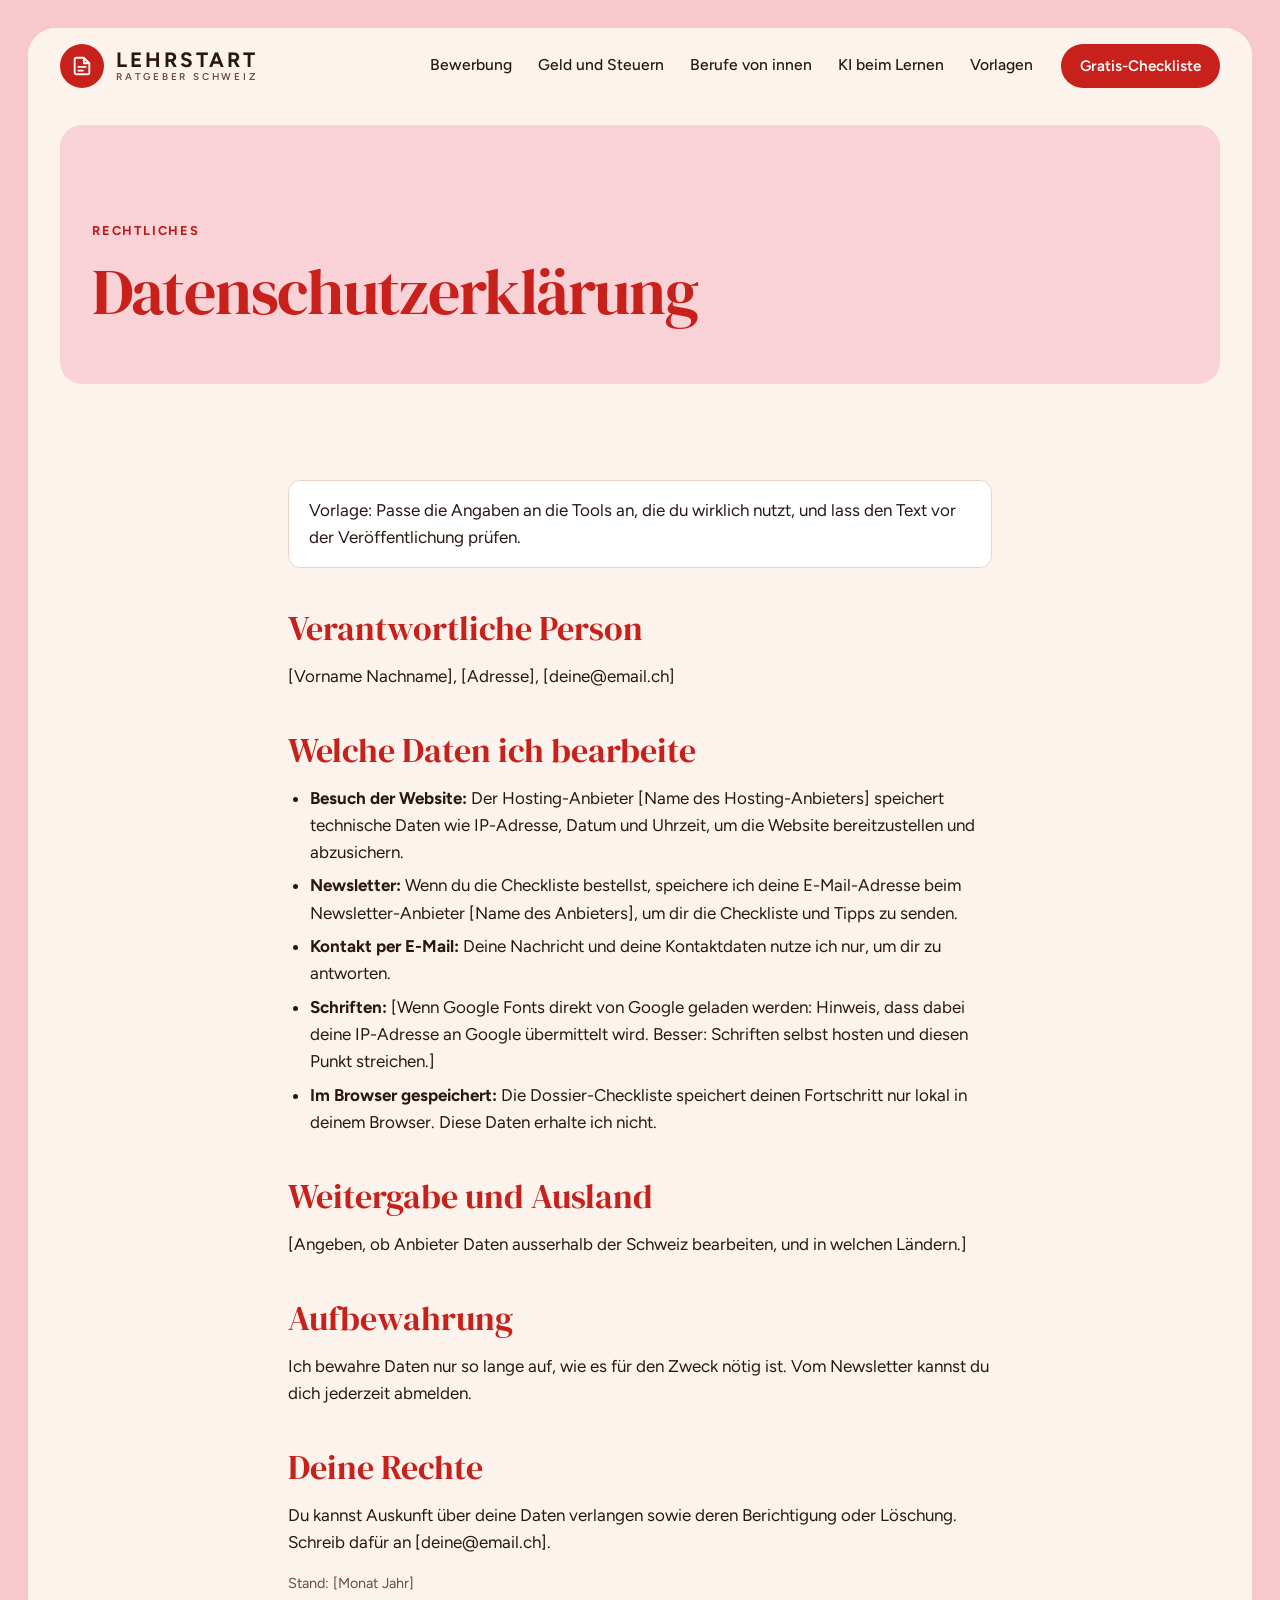
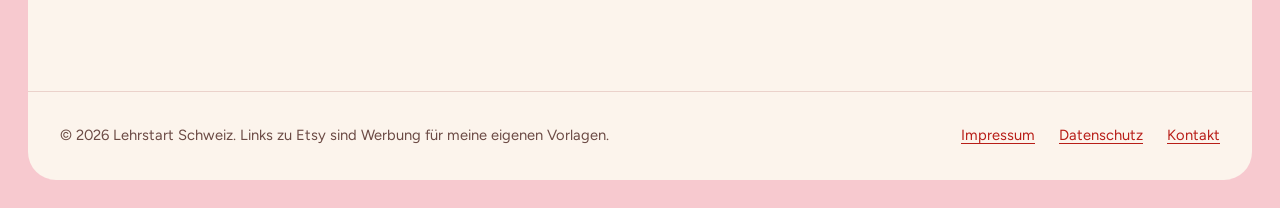
<file: datenschutz.html>
<!doctype html>
<html lang="de-CH">
<head>
  <meta charset="utf-8">
  <meta name="viewport" content="width=device-width, initial-scale=1">
  <title>Datenschutzerklärung | Lehrstart Schweiz</title>
  <meta name="description" content="Datenschutzerklärung von Lehrstart Schweiz nach Schweizer Datenschutzgesetz.">
  <meta name="theme-color" content="#C8201A">
  <link rel="icon" href="assets/favicon.svg" type="image/svg+xml">
  <link rel="preconnect" href="https://fonts.googleapis.com">
  <link rel="preconnect" href="https://fonts.gstatic.com" crossorigin>
  <link rel="stylesheet" href="https://fonts.googleapis.com/css2?family=DM+Serif+Display&family=Figtree:wght@400;500;600;700&display=swap">
  <link rel="stylesheet" href="css/variables.css">
  <link rel="stylesheet" href="css/base.css">
  <link rel="stylesheet" href="css/components.css">
  <link rel="stylesheet" href="css/theme.css">
  <script src="js/main.js" defer></script>
</head>
<body>
  <a class="skip-link" href="#inhalt">Zum Inhalt springen</a>
  <div class="page">
    <header class="site-header">
      <div class="container site-header__inner">
        <a class="logo" href="index.html" aria-label="Lehrstart Schweiz, zur Startseite">
          <span class="logo__mark" aria-hidden="true"><svg width="22" height="22" viewBox="0 0 24 24" fill="none" stroke="currentColor" stroke-width="2" stroke-linecap="round" stroke-linejoin="round"><path d="M14 3H6a2 2 0 0 0-2 2v14a2 2 0 0 0 2 2h12a2 2 0 0 0 2-2V9l-6-6zM14 3v6h6M8 13h8M8 17h5"/></svg></span>
          <span class="logo__text"><span class="logo__name">Lehrstart</span><span class="logo__sub">Ratgeber Schweiz</span></span>
        </a>
        <button class="nav-toggle js-nav-toggle" type="button" aria-expanded="false" aria-controls="hauptnavigation">
          <span class="nav-toggle__bar" aria-hidden="true"></span>
          <span class="visually-hidden">Menü</span>
        </button>
        <nav class="site-nav" id="hauptnavigation" aria-label="Hauptnavigation">
          <ul class="site-nav__list">
          <li><a href="bewerbung.html">Bewerbung</a></li>
          <li><a href="geld-steuern.html">Geld und Steuern</a></li>
          <li><a href="berufe.html">Berufe von innen</a></li>
          <li><a href="ki-lernen.html">KI beim Lernen</a></li>
          <li><a href="vorlagen.html">Vorlagen</a></li>
          </ul>
          <a class="btn btn--primary btn--small site-nav__cta" href="#gratis">Gratis-Checkliste</a>
        </nav>
      </div>
    </header>

    <main id="inhalt">

<section class="page-hero">
  <div class="container">
    <p class="eyebrow">Rechtliches</p>
    <h1 class="h1">Datenschutzerklärung</h1>
    <p class="lead"></p>
  </div>
</section>
<div class="container">
  <article class="prose prose--narrow">
    <p class="callout">Vorlage: Passe die Angaben an die Tools an, die du wirklich nutzt, und lass den Text vor der Veröffentlichung prüfen.</p>
    <h2>Verantwortliche Person</h2>
    <p>[Vorname Nachname], [Adresse], [deine@email.ch]</p>
    <h2>Welche Daten ich bearbeite</h2>
    <ul>
      <li><strong>Besuch der Website:</strong> Der Hosting-Anbieter [Name des Hosting-Anbieters] speichert technische Daten wie IP-Adresse, Datum und Uhrzeit, um die Website bereitzustellen und abzusichern.</li>
      <li><strong>Newsletter:</strong> Wenn du die Checkliste bestellst, speichere ich deine E-Mail-Adresse beim Newsletter-Anbieter [Name des Anbieters], um dir die Checkliste und Tipps zu senden.</li>
      <li><strong>Kontakt per E-Mail:</strong> Deine Nachricht und deine Kontaktdaten nutze ich nur, um dir zu antworten.</li>
      <li><strong>Schriften:</strong> [Wenn Google Fonts direkt von Google geladen werden: Hinweis, dass dabei deine IP-Adresse an Google übermittelt wird. Besser: Schriften selbst hosten und diesen Punkt streichen.]</li>
      <li><strong>Im Browser gespeichert:</strong> Die Dossier-Checkliste speichert deinen Fortschritt nur lokal in deinem Browser. Diese Daten erhalte ich nicht.</li>
    </ul>
    <h2>Weitergabe und Ausland</h2>
    <p>[Angeben, ob Anbieter Daten ausserhalb der Schweiz bearbeiten, und in welchen Ländern.]</p>
    <h2>Aufbewahrung</h2>
    <p>Ich bewahre Daten nur so lange auf, wie es für den Zweck nötig ist. Vom Newsletter kannst du dich jederzeit abmelden.</p>
    <h2>Deine Rechte</h2>
    <p>Du kannst Auskunft über deine Daten verlangen sowie deren Berichtigung oder Löschung. Schreib dafür an [deine@email.ch].</p>
    <p class="small">Stand: [Monat Jahr]</p>
  </article>
</div>

    </main>

    <footer class="site-footer">
      <div class="container site-footer__inner">
        <p>&copy; <span class="js-year">2026</span> Lehrstart Schweiz. Links zu Etsy sind Werbung für meine eigenen Vorlagen.</p>
        <ul class="site-footer__links">
          <li><a href="impressum.html">Impressum</a></li>
          <li><a href="datenschutz.html">Datenschutz</a></li>
          <li><a href="mailto:[deine@email.ch]">Kontakt</a></li>
        </ul>
      </div>
    </footer>
  </div>
</body>
</html>
</file>
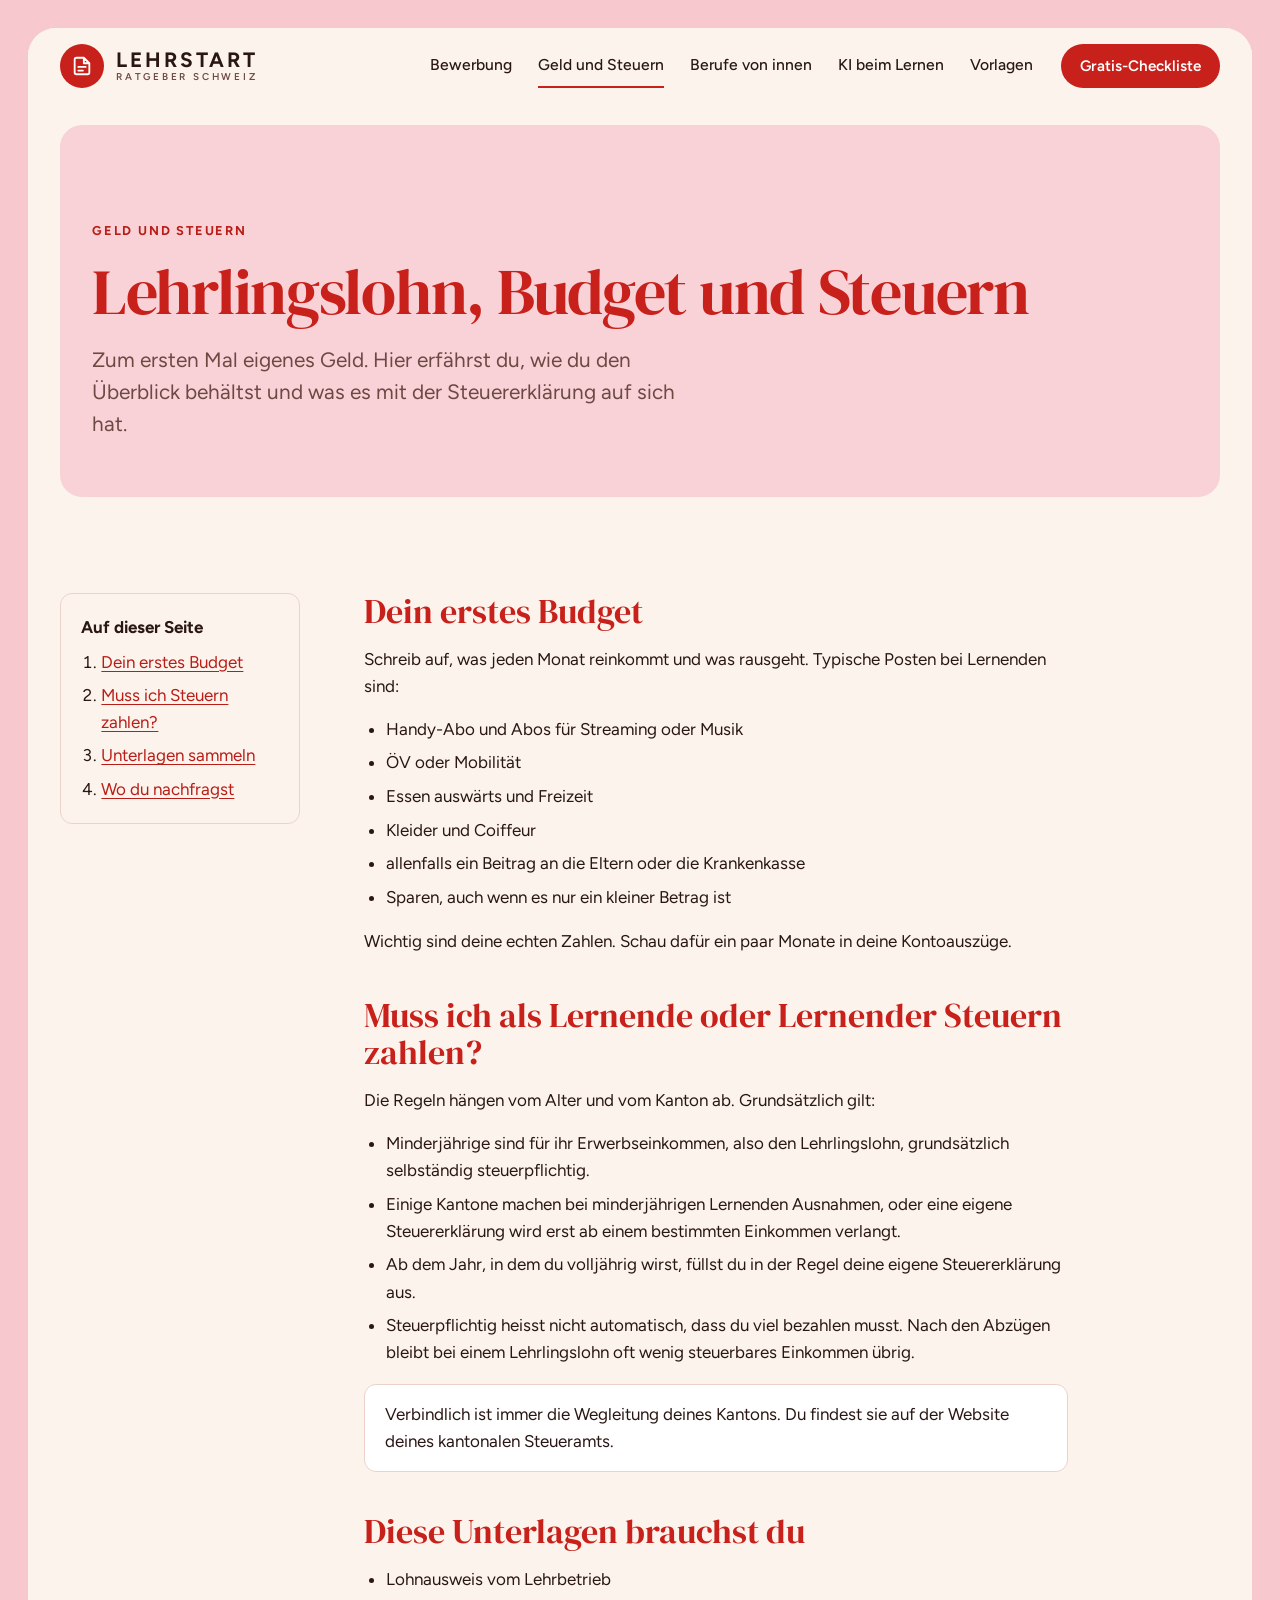
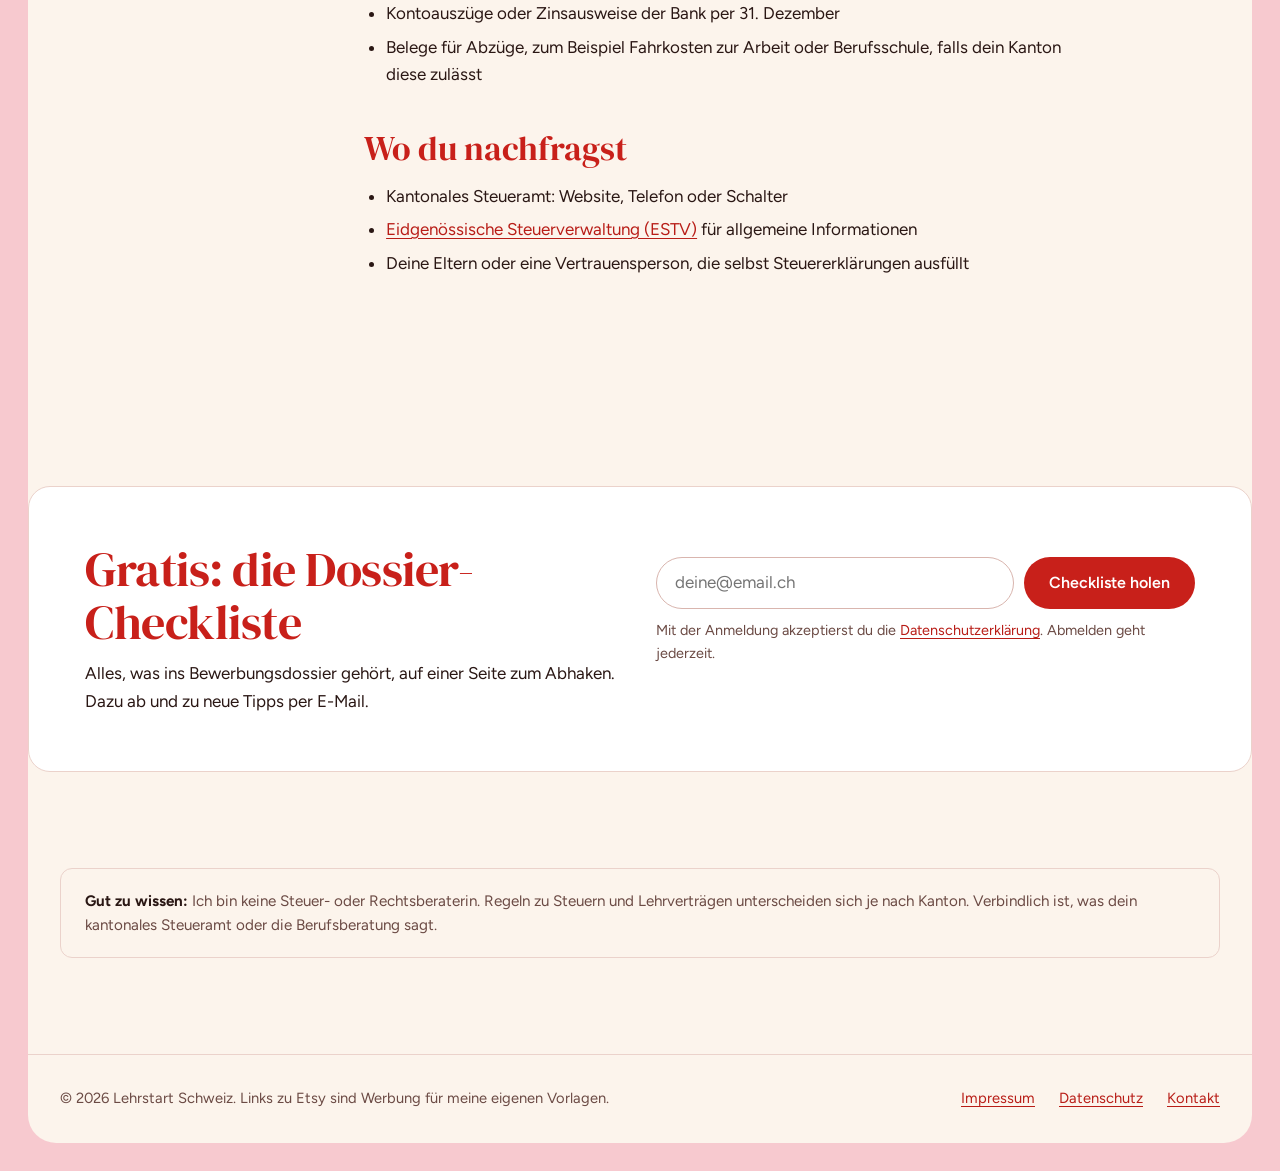
<file: geld-steuern.html>
<!doctype html>
<html lang="de-CH">
<head>
  <meta charset="utf-8">
  <meta name="viewport" content="width=device-width, initial-scale=1">
  <title>Geld und Steuern für Lernende | Lehrstart Schweiz</title>
  <meta name="description" content="Lehrlingslohn, Budget und erste Steuererklärung für Lernende in der Schweiz, einfach erklärt.">
  <meta name="theme-color" content="#C8201A">
  <link rel="icon" href="assets/favicon.svg" type="image/svg+xml">
  <link rel="preconnect" href="https://fonts.googleapis.com">
  <link rel="preconnect" href="https://fonts.gstatic.com" crossorigin>
  <link rel="stylesheet" href="https://fonts.googleapis.com/css2?family=DM+Serif+Display&family=Figtree:wght@400;500;600;700&display=swap">
  <link rel="stylesheet" href="css/variables.css">
  <link rel="stylesheet" href="css/base.css">
  <link rel="stylesheet" href="css/components.css">
  <link rel="stylesheet" href="css/theme.css">
  <script src="js/main.js" defer></script>
</head>
<body>
  <a class="skip-link" href="#inhalt">Zum Inhalt springen</a>
  <div class="page">
    <header class="site-header">
      <div class="container site-header__inner">
        <a class="logo" href="index.html" aria-label="Lehrstart Schweiz, zur Startseite">
          <span class="logo__mark" aria-hidden="true"><svg width="22" height="22" viewBox="0 0 24 24" fill="none" stroke="currentColor" stroke-width="2" stroke-linecap="round" stroke-linejoin="round"><path d="M14 3H6a2 2 0 0 0-2 2v14a2 2 0 0 0 2 2h12a2 2 0 0 0 2-2V9l-6-6zM14 3v6h6M8 13h8M8 17h5"/></svg></span>
          <span class="logo__text"><span class="logo__name">Lehrstart</span><span class="logo__sub">Ratgeber Schweiz</span></span>
        </a>
        <button class="nav-toggle js-nav-toggle" type="button" aria-expanded="false" aria-controls="hauptnavigation">
          <span class="nav-toggle__bar" aria-hidden="true"></span>
          <span class="visually-hidden">Menü</span>
        </button>
        <nav class="site-nav" id="hauptnavigation" aria-label="Hauptnavigation">
          <ul class="site-nav__list">
          <li><a href="bewerbung.html">Bewerbung</a></li>
          <li><a href="geld-steuern.html" aria-current="page">Geld und Steuern</a></li>
          <li><a href="berufe.html">Berufe von innen</a></li>
          <li><a href="ki-lernen.html">KI beim Lernen</a></li>
          <li><a href="vorlagen.html">Vorlagen</a></li>
          </ul>
          <a class="btn btn--primary btn--small site-nav__cta" href="#gratis">Gratis-Checkliste</a>
        </nav>
      </div>
    </header>

    <main id="inhalt">

<section class="page-hero">
  <div class="container">
    <p class="eyebrow">Geld und Steuern</p>
    <h1 class="h1">Lehrlingslohn, Budget und Steuern</h1>
    <p class="lead">Zum ersten Mal eigenes Geld. Hier erfährst du, wie du den Überblick behältst und was es mit der Steuererklärung auf sich hat.</p>
  </div>
</section>
<div class="container content-grid">
  <nav class="toc" aria-label="Inhalt dieser Seite">
    <p class="toc__title">Auf dieser Seite</p>
    <ol>
      <li><a href="#budget">Dein erstes Budget</a></li>
      <li><a href="#steuern">Muss ich Steuern zahlen?</a></li>
      <li><a href="#unterlagen">Unterlagen sammeln</a></li>
      <li><a href="#hilfe">Wo du nachfragst</a></li>
    </ol>
  </nav>
  <article class="prose">
    <h2 id="budget">Dein erstes Budget</h2>
    <p>Schreib auf, was jeden Monat reinkommt und was rausgeht. Typische Posten bei Lernenden sind:</p>
    <ul>
      <li>Handy-Abo und Abos für Streaming oder Musik</li>
      <li>ÖV oder Mobilität</li>
      <li>Essen auswärts und Freizeit</li>
      <li>Kleider und Coiffeur</li>
      <li>allenfalls ein Beitrag an die Eltern oder die Krankenkasse</li>
      <li>Sparen, auch wenn es nur ein kleiner Betrag ist</li>
    </ul>
    <p>Wichtig sind deine echten Zahlen. Schau dafür ein paar Monate in deine Kontoauszüge.</p>

    <h2 id="steuern">Muss ich als Lernende oder Lernender Steuern zahlen?</h2>
    <p>Die Regeln hängen vom Alter und vom Kanton ab. Grundsätzlich gilt:</p>
    <ul>
      <li>Minderjährige sind für ihr Erwerbseinkommen, also den Lehrlingslohn, grundsätzlich selbständig steuerpflichtig.</li>
      <li>Einige Kantone machen bei minderjährigen Lernenden Ausnahmen, oder eine eigene Steuererklärung wird erst ab einem bestimmten Einkommen verlangt.</li>
      <li>Ab dem Jahr, in dem du volljährig wirst, füllst du in der Regel deine eigene Steuererklärung aus.</li>
      <li>Steuerpflichtig heisst nicht automatisch, dass du viel bezahlen musst. Nach den Abzügen bleibt bei einem Lehrlingslohn oft wenig steuerbares Einkommen übrig.</li>
    </ul>
    <p class="callout">Verbindlich ist immer die Wegleitung deines Kantons. Du findest sie auf der Website deines kantonalen Steueramts.</p>

    <h2 id="unterlagen">Diese Unterlagen brauchst du</h2>
    <ul>
      <li>Lohnausweis vom Lehrbetrieb</li>
      <li>Kontoauszüge oder Zinsausweise der Bank per 31. Dezember</li>
      <li>Belege für Abzüge, zum Beispiel Fahrkosten zur Arbeit oder Berufsschule, falls dein Kanton diese zulässt</li>
    </ul>

    <h2 id="hilfe">Wo du nachfragst</h2>
    <ul>
      <li>Kantonales Steueramt: Website, Telefon oder Schalter</li>
      <li><a href="https://www.estv.admin.ch" rel="noopener">Eidgenössische Steuerverwaltung (ESTV)</a> für allgemeine Informationen</li>
      <li>Deine Eltern oder eine Vertrauensperson, die selbst Steuererklärungen ausfüllt</li>
    </ul>
  </article>
</div>
<section class="section newsletter" id="gratis" aria-labelledby="nl-titel-geld">
  <div class="container newsletter__inner">
    <div class="newsletter__text">
      <h2 id="nl-titel-geld" class="h2">Gratis: die Dossier-Checkliste</h2>
      <p>Alles, was ins Bewerbungsdossier gehört, auf einer Seite zum Abhaken. Dazu ab und zu neue Tipps per E-Mail.</p>
    </div>
    <form class="newsletter__form js-newsletter" novalidate>
      <div class="newsletter__row">
        <label class="visually-hidden" for="mail-geld">E-Mail-Adresse</label>
        <input id="mail-geld" name="email" type="email" autocomplete="email" placeholder="deine@email.ch" required>
        <button class="btn btn--primary" type="submit">Checkliste holen</button>
      </div>
      <p class="newsletter__hint">Mit der Anmeldung akzeptierst du die <a href="datenschutz.html">Datenschutzerklärung</a>. Abmelden geht jederzeit.</p>
      <p class="newsletter__status" role="status" aria-live="polite"></p>
    </form>
  </div>
</section>
<aside class="notice container" aria-label="Hinweis">
  <p><strong>Gut zu wissen:</strong> Ich bin keine Steuer- oder Rechtsberaterin. Regeln zu Steuern und Lehrverträgen unterscheiden sich je nach Kanton. Verbindlich ist, was dein kantonales Steueramt oder die Berufsberatung sagt.</p>
</aside>

    </main>

    <footer class="site-footer">
      <div class="container site-footer__inner">
        <p>&copy; <span class="js-year">2026</span> Lehrstart Schweiz. Links zu Etsy sind Werbung für meine eigenen Vorlagen.</p>
        <ul class="site-footer__links">
          <li><a href="impressum.html">Impressum</a></li>
          <li><a href="datenschutz.html">Datenschutz</a></li>
          <li><a href="mailto:[deine@email.ch]">Kontakt</a></li>
        </ul>
      </div>
    </footer>
  </div>
</body>
</html>
</file>
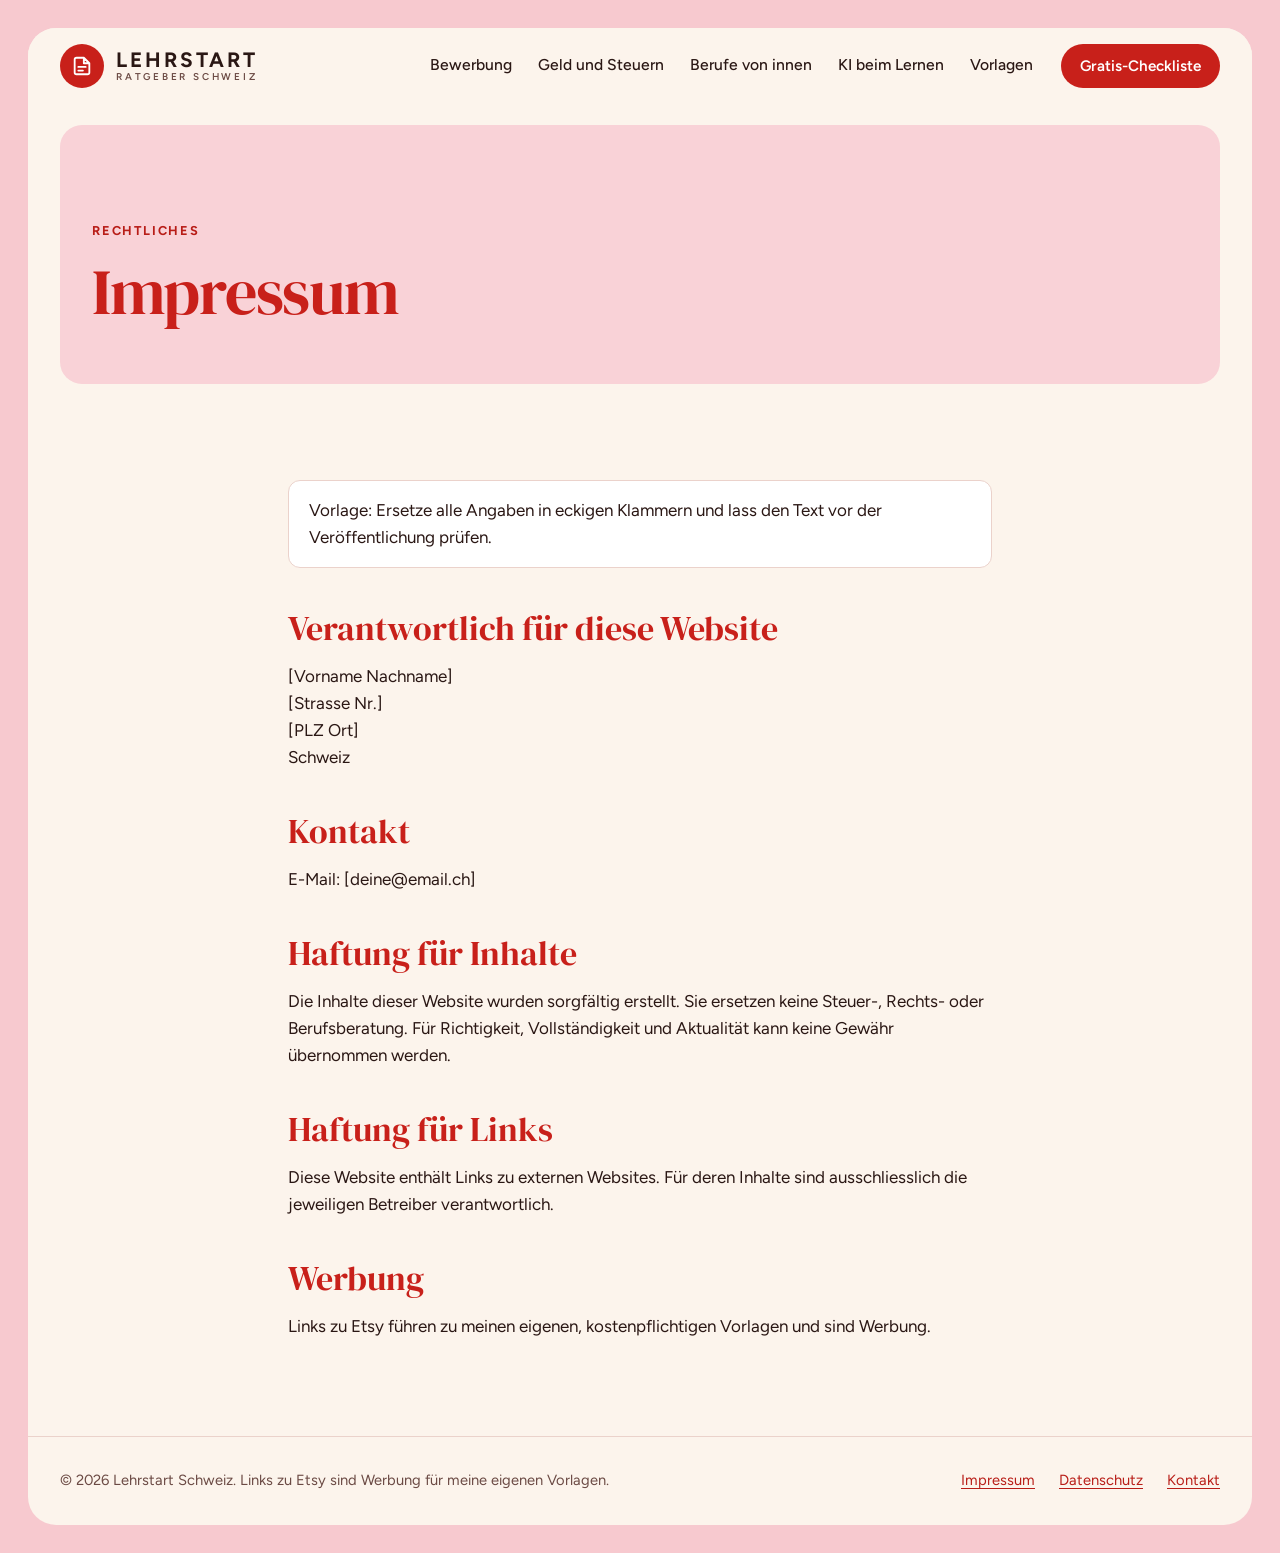
<file: impressum.html>
<!doctype html>
<html lang="de-CH">
<head>
  <meta charset="utf-8">
  <meta name="viewport" content="width=device-width, initial-scale=1">
  <title>Impressum | Lehrstart Schweiz</title>
  <meta name="description" content="Impressum von Lehrstart Schweiz.">
  <meta name="theme-color" content="#C8201A">
  <link rel="icon" href="assets/favicon.svg" type="image/svg+xml">
  <link rel="preconnect" href="https://fonts.googleapis.com">
  <link rel="preconnect" href="https://fonts.gstatic.com" crossorigin>
  <link rel="stylesheet" href="https://fonts.googleapis.com/css2?family=DM+Serif+Display&family=Figtree:wght@400;500;600;700&display=swap">
  <link rel="stylesheet" href="css/variables.css">
  <link rel="stylesheet" href="css/base.css">
  <link rel="stylesheet" href="css/components.css">
  <link rel="stylesheet" href="css/theme.css">
  <script src="js/main.js" defer></script>
</head>
<body>
  <a class="skip-link" href="#inhalt">Zum Inhalt springen</a>
  <div class="page">
    <header class="site-header">
      <div class="container site-header__inner">
        <a class="logo" href="index.html" aria-label="Lehrstart Schweiz, zur Startseite">
          <span class="logo__mark" aria-hidden="true"><svg width="22" height="22" viewBox="0 0 24 24" fill="none" stroke="currentColor" stroke-width="2" stroke-linecap="round" stroke-linejoin="round"><path d="M14 3H6a2 2 0 0 0-2 2v14a2 2 0 0 0 2 2h12a2 2 0 0 0 2-2V9l-6-6zM14 3v6h6M8 13h8M8 17h5"/></svg></span>
          <span class="logo__text"><span class="logo__name">Lehrstart</span><span class="logo__sub">Ratgeber Schweiz</span></span>
        </a>
        <button class="nav-toggle js-nav-toggle" type="button" aria-expanded="false" aria-controls="hauptnavigation">
          <span class="nav-toggle__bar" aria-hidden="true"></span>
          <span class="visually-hidden">Menü</span>
        </button>
        <nav class="site-nav" id="hauptnavigation" aria-label="Hauptnavigation">
          <ul class="site-nav__list">
          <li><a href="bewerbung.html">Bewerbung</a></li>
          <li><a href="geld-steuern.html">Geld und Steuern</a></li>
          <li><a href="berufe.html">Berufe von innen</a></li>
          <li><a href="ki-lernen.html">KI beim Lernen</a></li>
          <li><a href="vorlagen.html">Vorlagen</a></li>
          </ul>
          <a class="btn btn--primary btn--small site-nav__cta" href="#gratis">Gratis-Checkliste</a>
        </nav>
      </div>
    </header>

    <main id="inhalt">

<section class="page-hero">
  <div class="container">
    <p class="eyebrow">Rechtliches</p>
    <h1 class="h1">Impressum</h1>
    <p class="lead"></p>
  </div>
</section>
<div class="container">
  <article class="prose prose--narrow">
    <p class="callout">Vorlage: Ersetze alle Angaben in eckigen Klammern und lass den Text vor der Veröffentlichung prüfen.</p>
    <h2>Verantwortlich für diese Website</h2>
    <p>[Vorname Nachname]<br>[Strasse Nr.]<br>[PLZ Ort]<br>Schweiz</p>
    <h2>Kontakt</h2>
    <p>E-Mail: [deine@email.ch]</p>
    <h2>Haftung für Inhalte</h2>
    <p>Die Inhalte dieser Website wurden sorgfältig erstellt. Sie ersetzen keine Steuer-, Rechts- oder Berufsberatung. Für Richtigkeit, Vollständigkeit und Aktualität kann keine Gewähr übernommen werden.</p>
    <h2>Haftung für Links</h2>
    <p>Diese Website enthält Links zu externen Websites. Für deren Inhalte sind ausschliesslich die jeweiligen Betreiber verantwortlich.</p>
    <h2>Werbung</h2>
    <p>Links zu Etsy führen zu meinen eigenen, kostenpflichtigen Vorlagen und sind Werbung.</p>
  </article>
</div>

    </main>

    <footer class="site-footer">
      <div class="container site-footer__inner">
        <p>&copy; <span class="js-year">2026</span> Lehrstart Schweiz. Links zu Etsy sind Werbung für meine eigenen Vorlagen.</p>
        <ul class="site-footer__links">
          <li><a href="impressum.html">Impressum</a></li>
          <li><a href="datenschutz.html">Datenschutz</a></li>
          <li><a href="mailto:[deine@email.ch]">Kontakt</a></li>
        </ul>
      </div>
    </footer>
  </div>
</body>
</html>
</file>
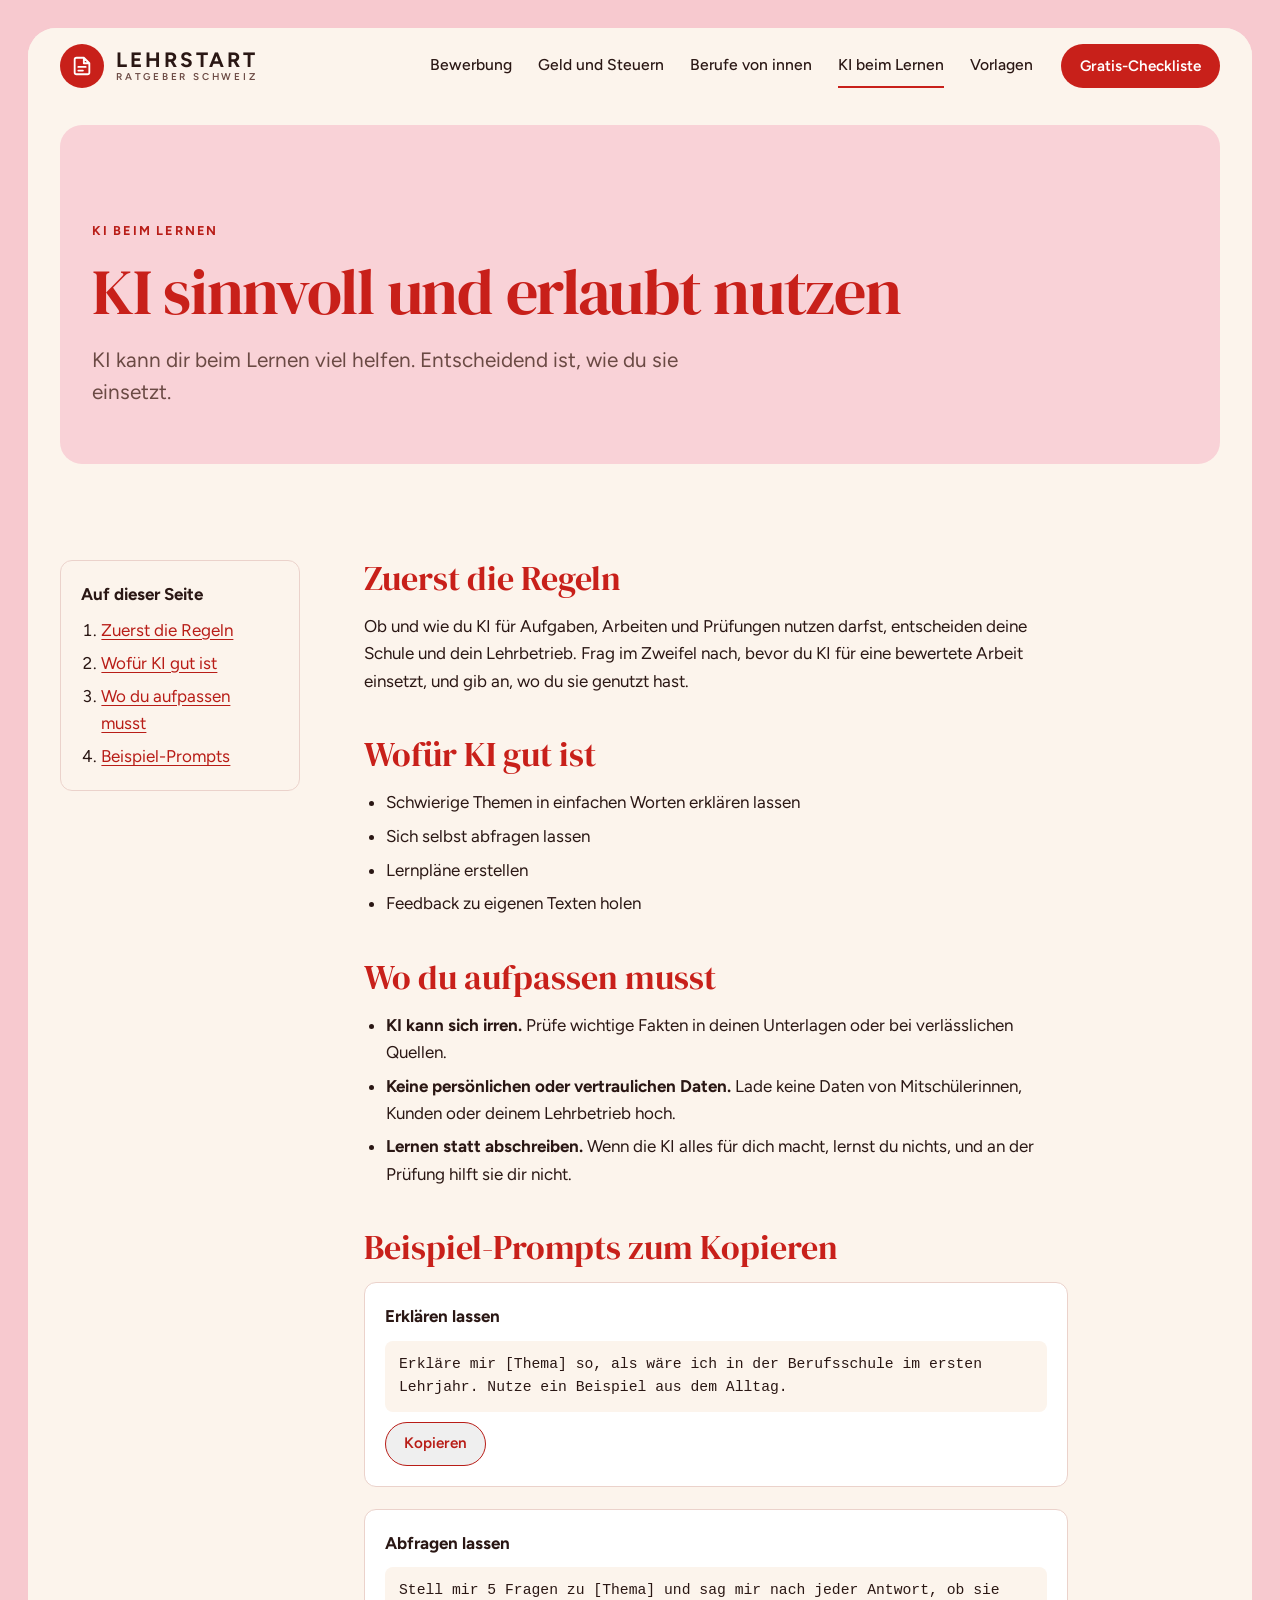
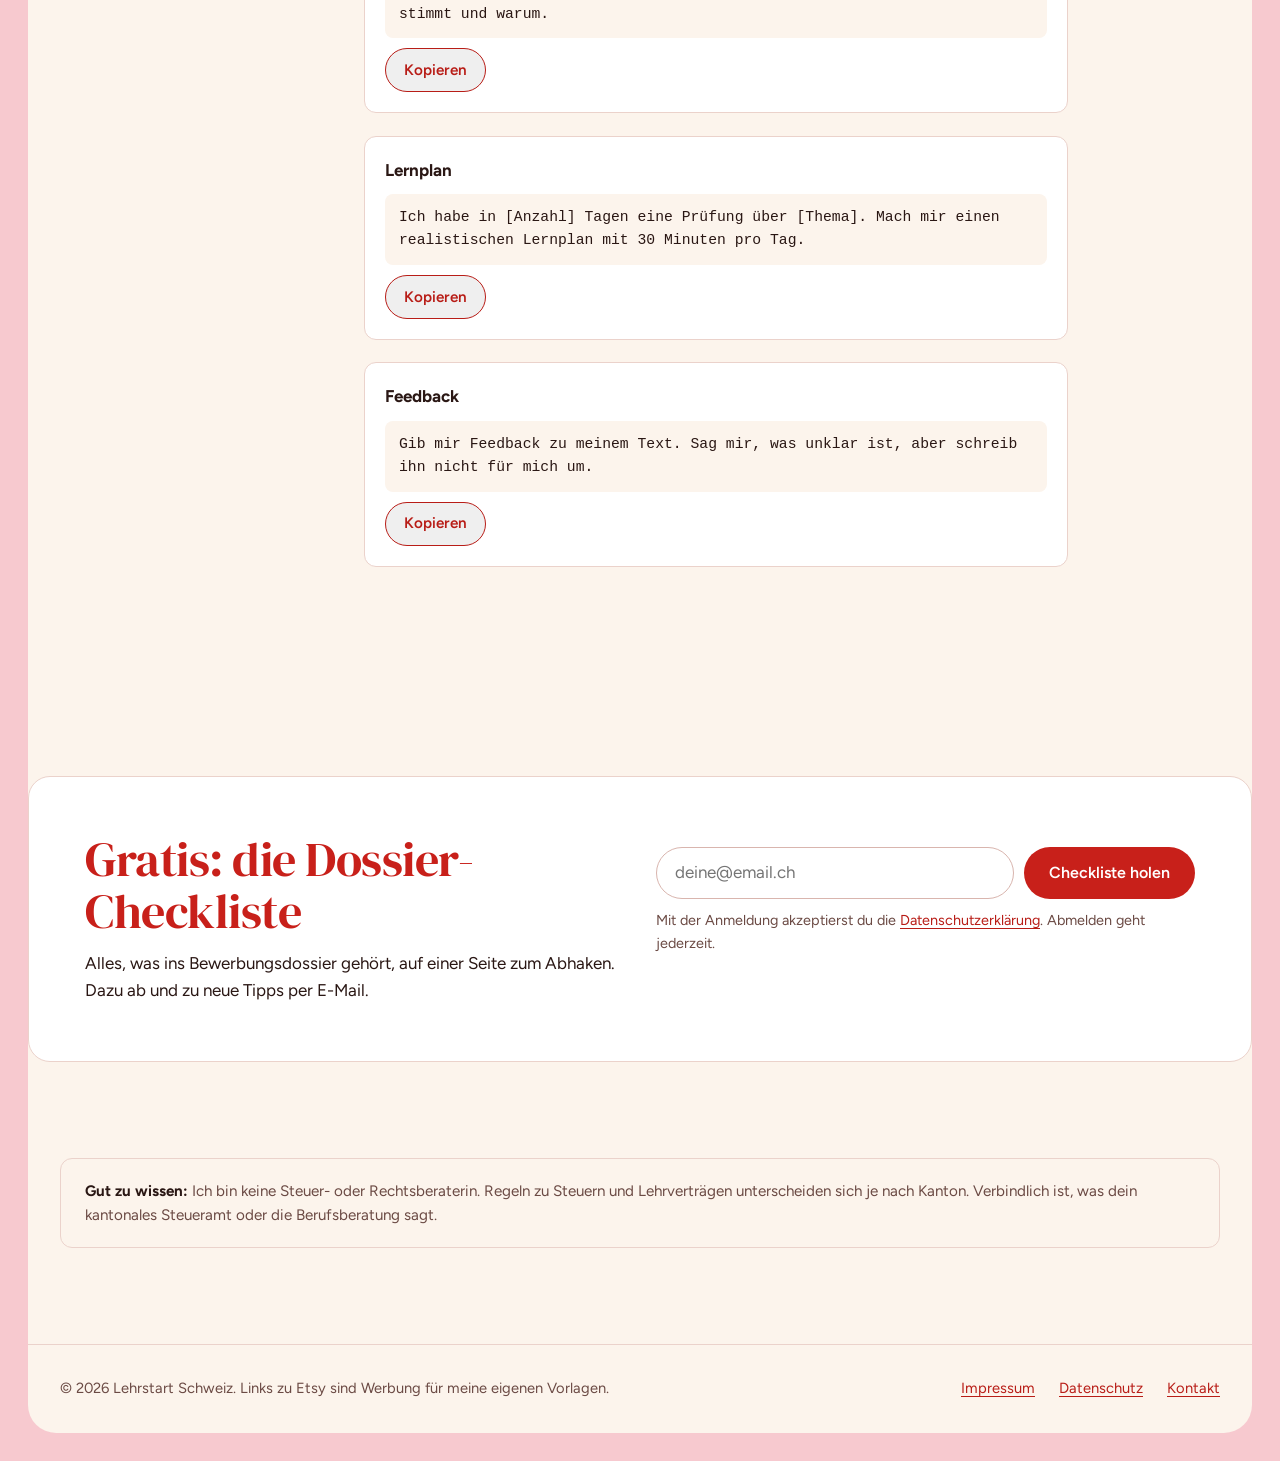
<file: ki-lernen.html>
<!doctype html>
<html lang="de-CH">
<head>
  <meta charset="utf-8">
  <meta name="viewport" content="width=device-width, initial-scale=1">
  <title>KI beim Lernen | Lehrstart Schweiz</title>
  <meta name="description" content="Wie Lernende KI sinnvoll und erlaubt fürs Lernen nutzen, mit Beispiel-Prompts.">
  <meta name="theme-color" content="#C8201A">
  <link rel="icon" href="assets/favicon.svg" type="image/svg+xml">
  <link rel="preconnect" href="https://fonts.googleapis.com">
  <link rel="preconnect" href="https://fonts.gstatic.com" crossorigin>
  <link rel="stylesheet" href="https://fonts.googleapis.com/css2?family=DM+Serif+Display&family=Figtree:wght@400;500;600;700&display=swap">
  <link rel="stylesheet" href="css/variables.css">
  <link rel="stylesheet" href="css/base.css">
  <link rel="stylesheet" href="css/components.css">
  <link rel="stylesheet" href="css/theme.css">
  <script src="js/main.js" defer></script>
</head>
<body>
  <a class="skip-link" href="#inhalt">Zum Inhalt springen</a>
  <div class="page">
    <header class="site-header">
      <div class="container site-header__inner">
        <a class="logo" href="index.html" aria-label="Lehrstart Schweiz, zur Startseite">
          <span class="logo__mark" aria-hidden="true"><svg width="22" height="22" viewBox="0 0 24 24" fill="none" stroke="currentColor" stroke-width="2" stroke-linecap="round" stroke-linejoin="round"><path d="M14 3H6a2 2 0 0 0-2 2v14a2 2 0 0 0 2 2h12a2 2 0 0 0 2-2V9l-6-6zM14 3v6h6M8 13h8M8 17h5"/></svg></span>
          <span class="logo__text"><span class="logo__name">Lehrstart</span><span class="logo__sub">Ratgeber Schweiz</span></span>
        </a>
        <button class="nav-toggle js-nav-toggle" type="button" aria-expanded="false" aria-controls="hauptnavigation">
          <span class="nav-toggle__bar" aria-hidden="true"></span>
          <span class="visually-hidden">Menü</span>
        </button>
        <nav class="site-nav" id="hauptnavigation" aria-label="Hauptnavigation">
          <ul class="site-nav__list">
          <li><a href="bewerbung.html">Bewerbung</a></li>
          <li><a href="geld-steuern.html">Geld und Steuern</a></li>
          <li><a href="berufe.html">Berufe von innen</a></li>
          <li><a href="ki-lernen.html" aria-current="page">KI beim Lernen</a></li>
          <li><a href="vorlagen.html">Vorlagen</a></li>
          </ul>
          <a class="btn btn--primary btn--small site-nav__cta" href="#gratis">Gratis-Checkliste</a>
        </nav>
      </div>
    </header>

    <main id="inhalt">

<section class="page-hero">
  <div class="container">
    <p class="eyebrow">KI beim Lernen</p>
    <h1 class="h1">KI sinnvoll und erlaubt nutzen</h1>
    <p class="lead">KI kann dir beim Lernen viel helfen. Entscheidend ist, wie du sie einsetzt.</p>
  </div>
</section>
<div class="container content-grid">
  <nav class="toc" aria-label="Inhalt dieser Seite">
    <p class="toc__title">Auf dieser Seite</p>
    <ol>
      <li><a href="#regeln">Zuerst die Regeln</a></li>
      <li><a href="#gut">Wofür KI gut ist</a></li>
      <li><a href="#vorsicht">Wo du aufpassen musst</a></li>
      <li><a href="#prompts">Beispiel-Prompts</a></li>
    </ol>
  </nav>
  <article class="prose">
    <h2 id="regeln">Zuerst die Regeln</h2>
    <p>Ob und wie du KI für Aufgaben, Arbeiten und Prüfungen nutzen darfst, entscheiden deine Schule und dein Lehrbetrieb. Frag im Zweifel nach, bevor du KI für eine bewertete Arbeit einsetzt, und gib an, wo du sie genutzt hast.</p>

    <h2 id="gut">Wofür KI gut ist</h2>
    <ul>
      <li>Schwierige Themen in einfachen Worten erklären lassen</li>
      <li>Sich selbst abfragen lassen</li>
      <li>Lernpläne erstellen</li>
      <li>Feedback zu eigenen Texten holen</li>
    </ul>

    <h2 id="vorsicht">Wo du aufpassen musst</h2>
    <ul>
      <li><strong>KI kann sich irren.</strong> Prüfe wichtige Fakten in deinen Unterlagen oder bei verlässlichen Quellen.</li>
      <li><strong>Keine persönlichen oder vertraulichen Daten.</strong> Lade keine Daten von Mitschülerinnen, Kunden oder deinem Lehrbetrieb hoch.</li>
      <li><strong>Lernen statt abschreiben.</strong> Wenn die KI alles für dich macht, lernst du nichts, und an der Prüfung hilft sie dir nicht.</li>
    </ul>

    <h2 id="prompts">Beispiel-Prompts zum Kopieren</h2>
    <ul class="prompts"><li class="prompt"><p class="prompt__title">Erklären lassen</p><pre class="prompt__text"><code>Erkläre mir [Thema] so, als wäre ich in der Berufsschule im ersten Lehrjahr. Nutze ein Beispiel aus dem Alltag.</code></pre><button class="btn btn--small js-copy" type="button">Kopieren</button></li><li class="prompt"><p class="prompt__title">Abfragen lassen</p><pre class="prompt__text"><code>Stell mir 5 Fragen zu [Thema] und sag mir nach jeder Antwort, ob sie stimmt und warum.</code></pre><button class="btn btn--small js-copy" type="button">Kopieren</button></li><li class="prompt"><p class="prompt__title">Lernplan</p><pre class="prompt__text"><code>Ich habe in [Anzahl] Tagen eine Prüfung über [Thema]. Mach mir einen realistischen Lernplan mit 30 Minuten pro Tag.</code></pre><button class="btn btn--small js-copy" type="button">Kopieren</button></li><li class="prompt"><p class="prompt__title">Feedback</p><pre class="prompt__text"><code>Gib mir Feedback zu meinem Text. Sag mir, was unklar ist, aber schreib ihn nicht für mich um.</code></pre><button class="btn btn--small js-copy" type="button">Kopieren</button></li></ul>
  </article>
</div>
<section class="section newsletter" id="gratis" aria-labelledby="nl-titel-ki">
  <div class="container newsletter__inner">
    <div class="newsletter__text">
      <h2 id="nl-titel-ki" class="h2">Gratis: die Dossier-Checkliste</h2>
      <p>Alles, was ins Bewerbungsdossier gehört, auf einer Seite zum Abhaken. Dazu ab und zu neue Tipps per E-Mail.</p>
    </div>
    <form class="newsletter__form js-newsletter" novalidate>
      <div class="newsletter__row">
        <label class="visually-hidden" for="mail-ki">E-Mail-Adresse</label>
        <input id="mail-ki" name="email" type="email" autocomplete="email" placeholder="deine@email.ch" required>
        <button class="btn btn--primary" type="submit">Checkliste holen</button>
      </div>
      <p class="newsletter__hint">Mit der Anmeldung akzeptierst du die <a href="datenschutz.html">Datenschutzerklärung</a>. Abmelden geht jederzeit.</p>
      <p class="newsletter__status" role="status" aria-live="polite"></p>
    </form>
  </div>
</section>
<aside class="notice container" aria-label="Hinweis">
  <p><strong>Gut zu wissen:</strong> Ich bin keine Steuer- oder Rechtsberaterin. Regeln zu Steuern und Lehrverträgen unterscheiden sich je nach Kanton. Verbindlich ist, was dein kantonales Steueramt oder die Berufsberatung sagt.</p>
</aside>

    </main>

    <footer class="site-footer">
      <div class="container site-footer__inner">
        <p>&copy; <span class="js-year">2026</span> Lehrstart Schweiz. Links zu Etsy sind Werbung für meine eigenen Vorlagen.</p>
        <ul class="site-footer__links">
          <li><a href="impressum.html">Impressum</a></li>
          <li><a href="datenschutz.html">Datenschutz</a></li>
          <li><a href="mailto:[deine@email.ch]">Kontakt</a></li>
        </ul>
      </div>
    </footer>
  </div>
</body>
</html>
</file>
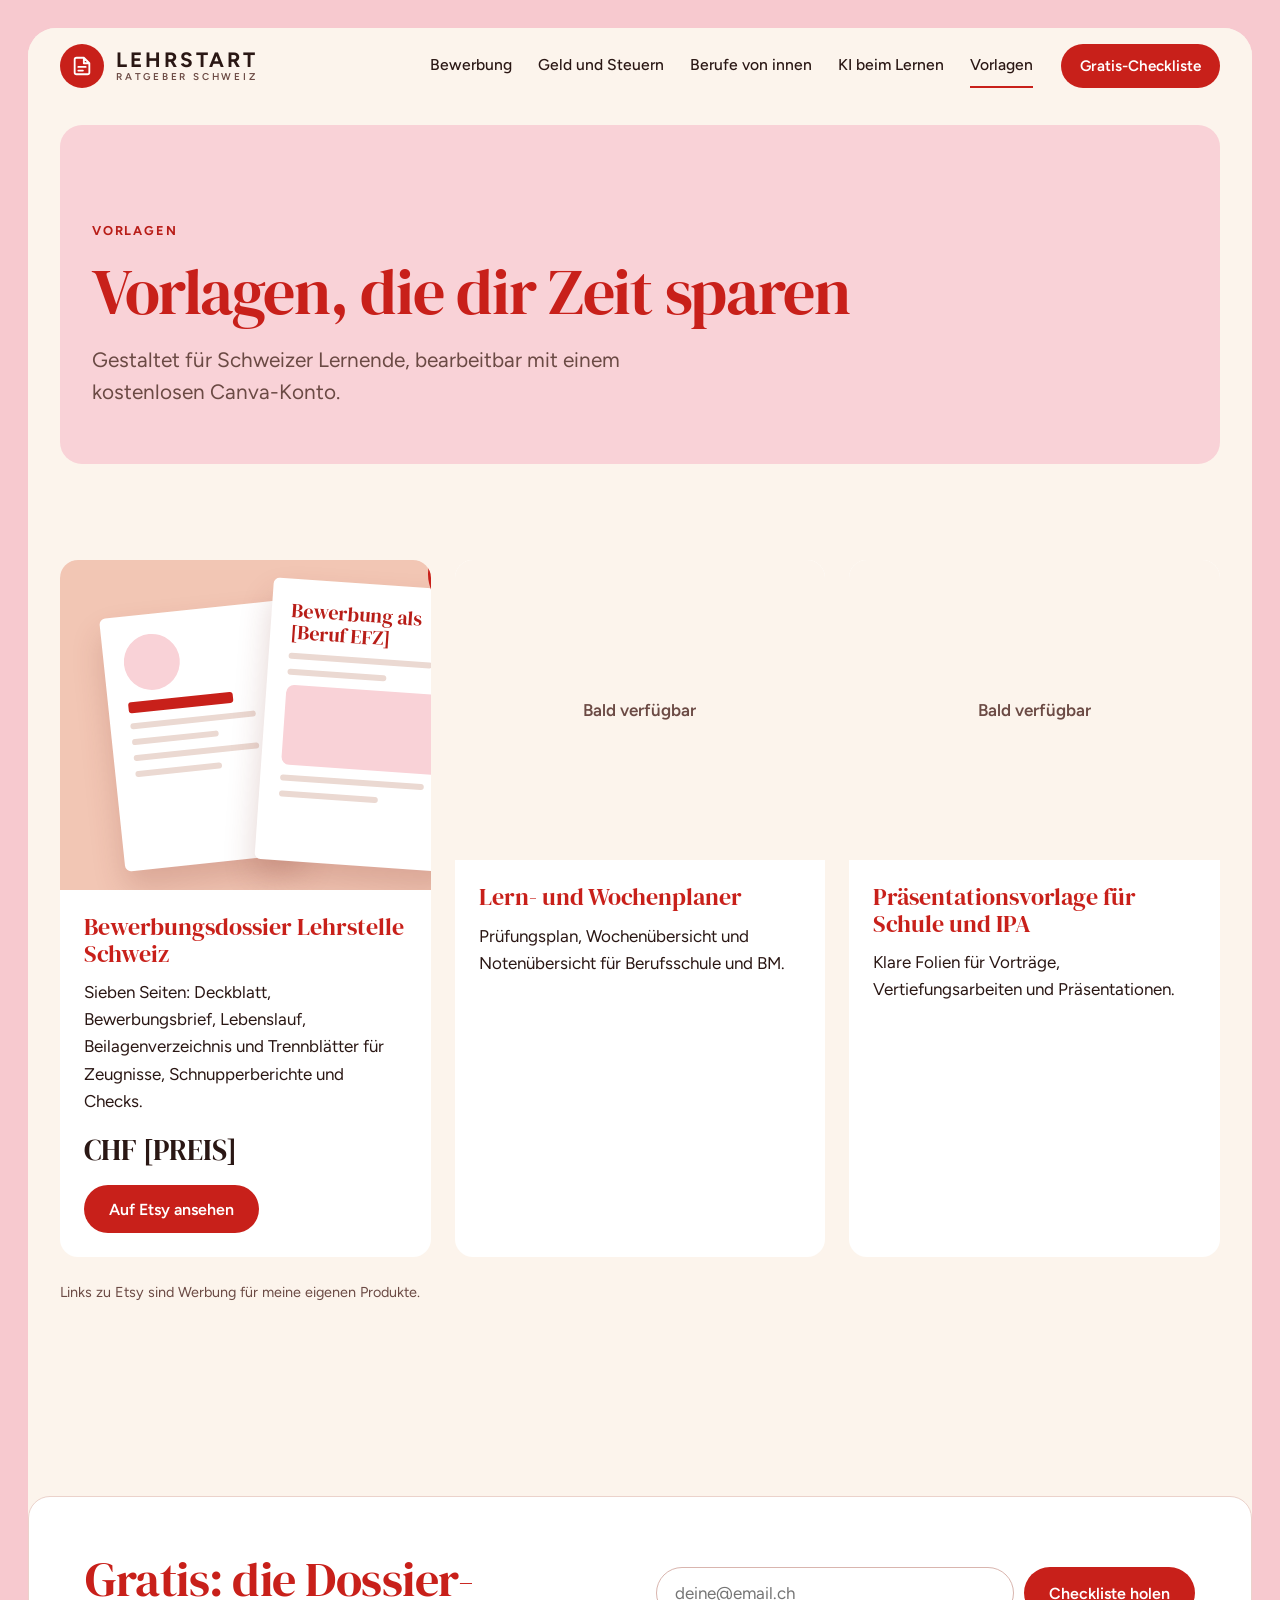
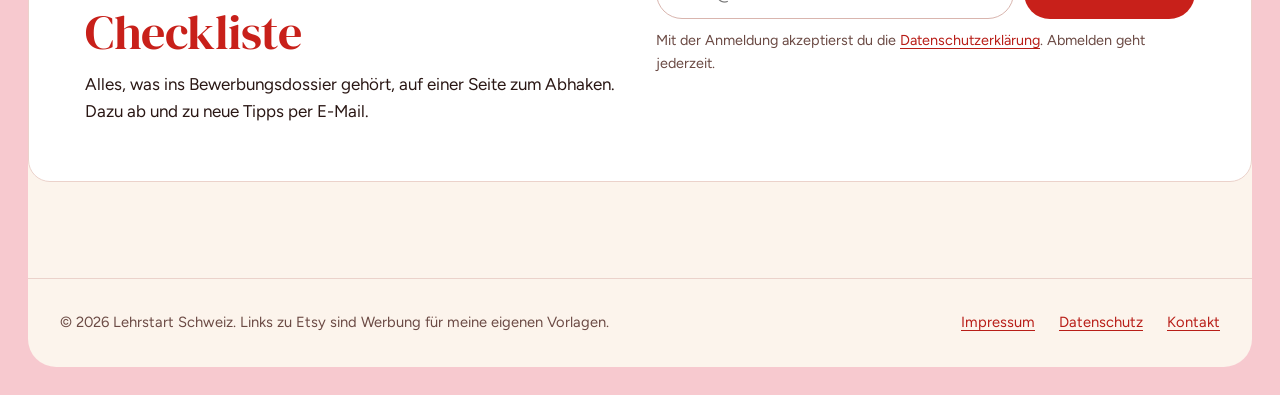
<file: vorlagen.html>
<!doctype html>
<html lang="de-CH">
<head>
  <meta charset="utf-8">
  <meta name="viewport" content="width=device-width, initial-scale=1">
  <title>Vorlagen | Lehrstart Schweiz</title>
  <meta name="description" content="Canva-Vorlagen für Lernende in der Schweiz: Bewerbungsdossier für die Lehrstelle.">
  <meta name="theme-color" content="#C8201A">
  <link rel="icon" href="assets/favicon.svg" type="image/svg+xml">
  <link rel="preconnect" href="https://fonts.googleapis.com">
  <link rel="preconnect" href="https://fonts.gstatic.com" crossorigin>
  <link rel="stylesheet" href="https://fonts.googleapis.com/css2?family=DM+Serif+Display&family=Figtree:wght@400;500;600;700&display=swap">
  <link rel="stylesheet" href="css/variables.css">
  <link rel="stylesheet" href="css/base.css">
  <link rel="stylesheet" href="css/components.css">
  <link rel="stylesheet" href="css/theme.css">
  <script src="js/main.js" defer></script>
</head>
<body>
  <a class="skip-link" href="#inhalt">Zum Inhalt springen</a>
  <div class="page">
    <header class="site-header">
      <div class="container site-header__inner">
        <a class="logo" href="index.html" aria-label="Lehrstart Schweiz, zur Startseite">
          <span class="logo__mark" aria-hidden="true"><svg width="22" height="22" viewBox="0 0 24 24" fill="none" stroke="currentColor" stroke-width="2" stroke-linecap="round" stroke-linejoin="round"><path d="M14 3H6a2 2 0 0 0-2 2v14a2 2 0 0 0 2 2h12a2 2 0 0 0 2-2V9l-6-6zM14 3v6h6M8 13h8M8 17h5"/></svg></span>
          <span class="logo__text"><span class="logo__name">Lehrstart</span><span class="logo__sub">Ratgeber Schweiz</span></span>
        </a>
        <button class="nav-toggle js-nav-toggle" type="button" aria-expanded="false" aria-controls="hauptnavigation">
          <span class="nav-toggle__bar" aria-hidden="true"></span>
          <span class="visually-hidden">Menü</span>
        </button>
        <nav class="site-nav" id="hauptnavigation" aria-label="Hauptnavigation">
          <ul class="site-nav__list">
          <li><a href="bewerbung.html">Bewerbung</a></li>
          <li><a href="geld-steuern.html">Geld und Steuern</a></li>
          <li><a href="berufe.html">Berufe von innen</a></li>
          <li><a href="ki-lernen.html">KI beim Lernen</a></li>
          <li><a href="vorlagen.html" aria-current="page">Vorlagen</a></li>
          </ul>
          <a class="btn btn--primary btn--small site-nav__cta" href="#gratis">Gratis-Checkliste</a>
        </nav>
      </div>
    </header>

    <main id="inhalt">

<section class="page-hero">
  <div class="container">
    <p class="eyebrow">Vorlagen</p>
    <h1 class="h1">Vorlagen, die dir Zeit sparen</h1>
    <p class="lead">Gestaltet für Schweizer Lernende, bearbeitbar mit einem kostenlosen Canva-Konto.</p>
  </div>
</section>
<section class="section">
  <div class="container">
    <ul class="products">
      <li class="product">
        <div class="product__media"><div class="docs" aria-hidden="true">
  <div class="doc doc--back"><span class="doc__avatar"></span><span class="doc__line doc__line--title"></span><span class="doc__line"></span><span class="doc__line doc__line--short"></span><span class="doc__line"></span><span class="doc__line doc__line--short"></span></div>
  <div class="doc doc--front"><span class="doc__heading">Bewerbung als [Beruf EFZ]</span><span class="doc__line"></span><span class="doc__line doc__line--short"></span><span class="doc__block"></span><span class="doc__line"></span><span class="doc__line doc__line--short"></span></div>
  <span class="sticker">7 Seiten<br>Canva</span>
</div></div>
        <div class="product__body">
          <h2 class="h3">Bewerbungsdossier Lehrstelle Schweiz</h2>
          <p>Sieben Seiten: Deckblatt, Bewerbungsbrief, Lebenslauf, Beilagenverzeichnis und Trennblätter für Zeugnisse, Schnupperberichte und Checks.</p>
          <p class="price">CHF [PREIS]</p>
          <a class="btn btn--primary" href="[ETSY-LINK]" rel="noopener">Auf Etsy ansehen</a>
        </div>
      </li>
      <li class="product product--soon">
        <div class="product__media product__media--soon"><span>Bald verfügbar</span></div>
        <div class="product__body">
          <h2 class="h3">Lern- und Wochenplaner</h2>
          <p>Prüfungsplan, Wochenübersicht und Notenübersicht für Berufsschule und BM.</p>
        </div>
      </li>
      <li class="product product--soon">
        <div class="product__media product__media--soon"><span>Bald verfügbar</span></div>
        <div class="product__body">
          <h2 class="h3">Präsentationsvorlage für Schule und IPA</h2>
          <p>Klare Folien für Vorträge, Vertiefungsarbeiten und Präsentationen.</p>
        </div>
      </li>
    </ul>
    <p class="small">Links zu Etsy sind Werbung für meine eigenen Produkte.</p>
  </div>
</section>
<section class="section newsletter" id="gratis" aria-labelledby="nl-titel-vorlagen">
  <div class="container newsletter__inner">
    <div class="newsletter__text">
      <h2 id="nl-titel-vorlagen" class="h2">Gratis: die Dossier-Checkliste</h2>
      <p>Alles, was ins Bewerbungsdossier gehört, auf einer Seite zum Abhaken. Dazu ab und zu neue Tipps per E-Mail.</p>
    </div>
    <form class="newsletter__form js-newsletter" novalidate>
      <div class="newsletter__row">
        <label class="visually-hidden" for="mail-vorlagen">E-Mail-Adresse</label>
        <input id="mail-vorlagen" name="email" type="email" autocomplete="email" placeholder="deine@email.ch" required>
        <button class="btn btn--primary" type="submit">Checkliste holen</button>
      </div>
      <p class="newsletter__hint">Mit der Anmeldung akzeptierst du die <a href="datenschutz.html">Datenschutzerklärung</a>. Abmelden geht jederzeit.</p>
      <p class="newsletter__status" role="status" aria-live="polite"></p>
    </form>
  </div>
</section>

    </main>

    <footer class="site-footer">
      <div class="container site-footer__inner">
        <p>&copy; <span class="js-year">2026</span> Lehrstart Schweiz. Links zu Etsy sind Werbung für meine eigenen Vorlagen.</p>
        <ul class="site-footer__links">
          <li><a href="impressum.html">Impressum</a></li>
          <li><a href="datenschutz.html">Datenschutz</a></li>
          <li><a href="mailto:[deine@email.ch]">Kontakt</a></li>
        </ul>
      </div>
    </footer>
  </div>
</body>
</html>
</file>
<file: css/variables.css>
/* ==========================================================================
   Design-Tokens: Warm und Editorial
   ========================================================================== */
:root {
  /* Schriften */
  --font-display: "DM Serif Display", Georgia, "Times New Roman", serif;
  --font-body: "Figtree", system-ui, -apple-system, "Segoe UI", sans-serif;
  --font-label: var(--font-body);
  --weight-display: 400;
  --logo-font: var(--font-body);
  --logo-tracking: 0.14em;
  --logo-transform: uppercase;

  /* Farben */
  --color-frame: #F7C9CF;
  --color-bg: #FCF4EC;
  --color-surface-alt: #FCF4EC;
  --color-text: #2A1714;
  --color-heading: #C8201A;
  --color-muted: #6B4A44;
  --color-accent: #C8201A;
  --color-accent-dark: #9E1914;
  --color-accent-text: #B81D17;
  --color-outline: #B81D17;
  --color-link: #B81D17;
  --color-link-hover: #7E1410;
  --color-focus: #1F3A8A;
  --color-border: #EBD2CB;
  --color-header-bg: #FCF4EC;

  --color-tint-1: #F9D2D7;
  --color-tint-2: #BFD7EE;
  --color-tint-2-ink: #1F3A8A;
  --color-tint-3: #F6DCCB;

  --color-visual-bg: #F2C6B4;
  --color-card-bg: #FFFFFF;
  --card-media-bg: var(--color-tint-1);
  --color-doc-soft: #F9D2D7;
  --color-doc-line: #EBD9D2;
  --color-photo-bg: #E9A08F;
  --color-photo-text: #3A1712;
  --color-promo-bg: #F9D2D7;
  --color-promo-text: #2A1714;
  --color-promo-heading: #C8201A;
  --color-newsletter-bg: #FFFFFF;
  --color-input-border: #D9B5AE;
  --color-page-hero-bg: #F9D2D7;
  --color-callout-bg: #FFFFFF;
  --color-error: #9E1914;
  --color-success: #1E6B3A;

  /* Formen */
  --radius-sm: 12px;
  --radius-md: 18px;
  --radius-lg: 22px;
  --btn-radius: 999px;
  --logo-radius: 50%;
  --card-border: 0;
  --card-media-h: 210px;
  --card-arrow: grid;
  --doc-shadow: 0 18px 32px rgba(120, 40, 30, 0.2);

  /* Abstände */
  --container: 1240px;
  --gutter: clamp(20px, 4vw, 32px);
  --section-space: clamp(56px, 8vw, 96px);
  --hero-gap: 20px;
  --hero-star: block;

  /* Schriftgrössen */
  --h1-max: 4rem;
  --h1-hero-max: 4.75rem;
  --h2-max: 3rem;
}
</file>
<file: css/base.css>
/* ==========================================================================
   Basis: Reset, Typografie, Layout-Hilfen
   ========================================================================== */

*,
*::before,
*::after { box-sizing: border-box; }

html { -webkit-text-size-adjust: 100%; scroll-behavior: smooth; scroll-padding-top: 96px; }

body {
  margin: 0;
  font-family: var(--font-body);
  font-size: 1.0625rem;
  line-height: 1.6;
  color: var(--color-text);
  background: var(--color-bg);
}

img, svg { display: block; max-width: 100%; }
button, input { font: inherit; color: inherit; }
a { color: var(--color-link); text-underline-offset: 0.18em; }
a:hover { color: var(--color-link-hover); }
:focus-visible { outline: 3px solid var(--color-focus); outline-offset: 3px; border-radius: 4px; }

h1, h2, h3 { margin: 0; font-family: var(--font-display); font-weight: var(--weight-display); line-height: 1.1; color: var(--color-heading); }
p { margin: 0; }

.container { width: 100%; max-width: var(--container); margin-inline: auto; padding-inline: var(--gutter); }

.visually-hidden {
  position: absolute !important; width: 1px; height: 1px; padding: 0; margin: -1px;
  overflow: hidden; clip: rect(0 0 0 0); white-space: nowrap; border: 0;
}

.skip-link {
  position: absolute; left: 16px; top: -60px; z-index: 100;
  padding: 12px 18px; background: var(--color-text); color: #fff; border-radius: 8px;
}
.skip-link:focus { top: 16px; color: #fff; }

/* Typografie-Stufen */
.h1 { font-size: clamp(2.5rem, 6vw, var(--h1-max)); letter-spacing: -0.02em; }
.h1--hero { font-size: clamp(2.75rem, 7vw, var(--h1-hero-max)); }
.h2 { font-size: clamp(2rem, 4vw, var(--h2-max)); letter-spacing: -0.01em; }
.h3 { font-size: 1.5rem; }
.lead { font-size: clamp(1.125rem, 2vw, 1.3rem); line-height: 1.55; color: var(--color-muted); max-width: 38rem; }
.small { font-size: 0.9rem; color: var(--color-muted); }

.eyebrow {
  font-family: var(--font-label);
  font-size: 0.8rem; font-weight: 700; letter-spacing: 0.14em; text-transform: uppercase;
  color: var(--color-accent-text);
}
.eyebrow--muted { color: var(--color-on-dark-muted, var(--color-muted)); }

/* Abschnitte */
.section { padding-block: var(--section-space); }
.section--alt { background: var(--color-surface-alt); }
.section__head { display: flex; flex-wrap: wrap; align-items: center; justify-content: space-between; gap: 16px; margin-bottom: 32px; }

.split { display: grid; grid-template-columns: repeat(auto-fit, minmax(min(100%, 320px), 1fr)); gap: clamp(32px, 5vw, 64px); align-items: center; }

@media (prefers-reduced-motion: reduce) {
  html { scroll-behavior: auto; }
  *, *::before, *::after { transition: none !important; animation: none !important; }
}
</file>
<file: css/components.css>
/* ==========================================================================
   Komponenten
   ========================================================================== */

/* ---------- Kopfzeile und Navigation ---------- */
.site-header { position: sticky; top: 0; z-index: 50; background: var(--color-header-bg); border-bottom: 1px solid var(--color-border); }
.site-header__inner { display: flex; align-items: center; justify-content: space-between; gap: 20px; min-height: 76px; }

.logo { display: flex; align-items: center; gap: 12px; text-decoration: none; color: var(--color-text); }
.logo:hover { color: var(--color-text); }
.logo__mark { width: 44px; height: 44px; border-radius: var(--logo-radius); background: var(--color-accent); color: #fff; display: grid; place-items: center; }
.logo__text { display: flex; flex-direction: column; line-height: 1.1; }
.logo__name { font-family: var(--logo-font); font-weight: 700; font-size: 1.3rem; letter-spacing: var(--logo-tracking); text-transform: var(--logo-transform); }
.logo__sub { font-size: 0.62rem; font-weight: 600; letter-spacing: 0.28em; text-transform: uppercase; color: var(--color-muted); }

.site-nav { display: flex; align-items: center; gap: 28px; }
.site-nav__list { display: flex; gap: 26px; margin: 0; padding: 0; list-style: none; }
.site-nav__list a { display: inline-block; padding: 8px 0; text-decoration: none; font-weight: 500; font-size: 0.98rem; color: var(--color-text); border-bottom: 2px solid transparent; }
.site-nav__list a:hover { color: var(--color-accent-text); }
.site-nav__list a[aria-current="page"] { border-bottom-color: var(--color-accent); }

.nav-toggle { display: none; width: 44px; height: 44px; border: 1.5px solid var(--color-text); border-radius: var(--btn-radius); background: transparent; cursor: pointer; place-items: center; }
.nav-toggle__bar, .nav-toggle__bar::before, .nav-toggle__bar::after { display: block; width: 18px; height: 2px; background: var(--color-text); position: relative; transition: transform 0.2s; }
.nav-toggle__bar::before, .nav-toggle__bar::after { content: ""; position: absolute; left: 0; }
.nav-toggle__bar::before { top: -6px; }
.nav-toggle__bar::after { top: 6px; }
.nav-toggle[aria-expanded="true"] .nav-toggle__bar { background: transparent; }
.nav-toggle[aria-expanded="true"] .nav-toggle__bar::before { transform: translateY(6px) rotate(45deg); }
.nav-toggle[aria-expanded="true"] .nav-toggle__bar::after { transform: translateY(-6px) rotate(-45deg); }

@media (max-width: 1040px) {
  .nav-toggle { display: grid; }
  .site-nav { display: none; position: absolute; left: 0; right: 0; top: 100%; flex-direction: column; align-items: stretch; gap: 16px; padding: 16px var(--gutter) 24px; background: var(--color-header-bg); border-bottom: 1px solid var(--color-border); }
  .site-nav.is-open { display: flex; }
  .site-nav__list { flex-direction: column; gap: 0; }
  .site-nav__list a { display: block; padding: 12px 0; border-bottom: 1px solid var(--color-border); }
  .site-nav__list a[aria-current="page"] { color: var(--color-accent-text); border-bottom-color: var(--color-border); }
}

/* ---------- Buttons ---------- */
.btn { display: inline-flex; align-items: center; justify-content: center; gap: 10px; min-height: 48px; padding: 12px 24px; border-radius: var(--btn-radius); font-weight: 600; font-size: 1rem; line-height: 1.2; text-decoration: none; cursor: pointer; border: 1.5px solid transparent; transition: background 0.2s, color 0.2s, border-color 0.2s; }
.btn--primary { background: var(--color-accent); color: #fff; }
.btn--primary:hover { background: var(--color-accent-dark); color: #fff; }
.btn--outline { border-color: var(--color-outline); color: var(--color-outline); background: transparent; }
.btn--outline:hover { background: var(--color-outline); color: #fff; }
.btn--small { min-height: 44px; padding: 8px 18px; font-size: 0.95rem; }
.btn-row { display: flex; flex-wrap: wrap; gap: 12px; }

.icon-btn { width: 44px; height: 44px; display: grid; place-items: center; border-radius: 50%; border: 1.5px solid var(--color-text); background: transparent; color: var(--color-text); cursor: pointer; }
.icon-btn:hover { background: var(--color-text); color: var(--color-bg); }
.carousel-controls { display: flex; gap: 10px; }

.star { width: 26px; height: 26px; fill: var(--color-accent); flex: none; }

/* ---------- Hero ---------- */
.hero { padding-block: clamp(32px, 6vw, 88px); }
.hero__grid { display: grid; grid-template-columns: repeat(auto-fit, minmax(min(100%, 380px), 1fr)); gap: var(--hero-gap); align-items: stretch; }
.hero__text { position: relative; display: flex; flex-direction: column; justify-content: center; gap: 22px; }
.hero__text > .star { display: var(--hero-star, none); position: absolute; top: 40px; right: 48px; width: 34px; height: 34px; }
.hero__visual { display: flex; align-items: center; justify-content: center; min-height: 380px; border-radius: var(--radius-lg); background: var(--color-visual-bg); overflow: hidden; padding: 32px; }

/* Dossier-Illustration */
.docs { position: relative; display: flex; align-items: flex-end; }
.doc { display: flex; flex-direction: column; gap: 10px; background: #fff; border-radius: 6px; padding: 20px; box-shadow: var(--doc-shadow); }
.doc--back { width: 180px; height: 254px; transform: rotate(-6deg) translateX(28px); }
.doc--front { width: 200px; height: 282px; transform: rotate(4deg); }
.doc__avatar { width: 56px; height: 56px; border-radius: 50%; background: var(--color-doc-soft); }
.doc__heading { font-family: var(--font-display); font-weight: var(--weight-display); font-size: 1.25rem; line-height: 1.1; color: var(--color-accent-text); }
.doc__line { height: 6px; width: 90%; border-radius: 3px; background: var(--color-doc-line); }
.doc__line--title { height: 11px; width: 75%; background: var(--color-accent); }
.doc__line--short { width: 62%; }
.doc__block { height: 80px; border-radius: 8px; background: var(--color-doc-soft); }
.sticker { position: absolute; right: -48px; top: -52px; width: 84px; height: 84px; border-radius: 50%; background: var(--color-accent); color: #fff; display: grid; place-items: center; text-align: center; font-weight: 700; font-size: 0.8rem; line-height: 1.15; transform: rotate(10deg); }

/* ---------- Karten ---------- */
.cards { display: grid; grid-template-columns: repeat(auto-fit, minmax(min(100%, 240px), 1fr)); gap: 18px; margin: 0; padding: 0; list-style: none; }
.card { position: relative; height: 100%; display: flex; flex-direction: column; overflow: hidden; text-decoration: none; color: var(--color-text); background: var(--color-card-bg); border: var(--card-border); border-radius: var(--radius-md); transition: transform 0.2s; }
.card:hover { color: var(--color-text); transform: translateY(-3px); }
.card__media { height: var(--card-media-h); display: grid; place-items: center; color: var(--color-accent-text); background: var(--card-media-bg); }
.card--rosa .card__media { background: var(--color-tint-1); }
.card--blau .card__media { background: var(--color-tint-2); color: var(--color-tint-2-ink); }
.card--pfirsich .card__media { background: var(--color-tint-3); }
.card__body { display: flex; flex-direction: column; gap: 6px; padding: 18px 20px 24px; flex: 1; }
.card__title { font-family: var(--font-display); font-weight: var(--weight-display); font-size: 1.4rem; line-height: 1.15; }
.card__meta { font-size: 0.9rem; font-weight: 600; color: var(--color-accent-text); }
.card__text { font-size: 0.98rem; color: var(--color-muted); }
.card__arrow { position: absolute; right: 18px; bottom: 20px; width: 32px; height: 32px; border-radius: 50%; background: var(--color-accent); color: #fff; display: var(--card-arrow, none); place-items: center; }

/* ---------- Schritte ---------- */
.steps { display: flex; flex-direction: column; gap: 14px; margin: 20px 0 28px; padding: 0; list-style: none; }
.step { display: grid; grid-template-columns: 34px 1fr; column-gap: 14px; row-gap: 2px; }
.step__nr { grid-row: span 2; width: 34px; height: 34px; border-radius: 50%; border: 1.5px solid var(--color-accent); color: var(--color-accent-text); font-weight: 700; display: grid; place-items: center; }
.step__title { font-weight: 700; }
.step__text { color: var(--color-muted); }

.photo-placeholder { min-height: 380px; display: grid; place-items: center; padding: 24px; text-align: center; border-radius: var(--radius-lg); background: var(--color-photo-bg); color: var(--color-photo-text); font-weight: 600; }

/* ---------- Promo ---------- */
.promo { background: var(--color-promo-bg); color: var(--color-promo-text); }
.promo .h2 { color: var(--color-promo-heading); }
.promo__inner { display: grid; grid-template-columns: repeat(auto-fit, minmax(min(100%, 320px), 1fr)); gap: clamp(32px, 6vw, 72px); align-items: center; }
.promo__visual { display: flex; justify-content: center; padding-block: 24px; }
.promo__text { display: flex; flex-direction: column; align-items: flex-start; gap: 18px; }
.price { font-family: var(--font-display); font-weight: var(--weight-display); font-size: 1.8rem; }

/* ---------- Newsletter ---------- */
.newsletter__inner { display: grid; grid-template-columns: repeat(auto-fit, minmax(min(100%, 340px), 1fr)); gap: 32px; align-items: center; padding: clamp(28px, 5vw, 56px); border-radius: var(--radius-lg); background: var(--color-newsletter-bg); }
.newsletter__text { display: flex; flex-direction: column; gap: 12px; }
.newsletter__form { display: flex; flex-direction: column; gap: 10px; }
.newsletter__row { display: flex; flex-wrap: wrap; gap: 10px; }
.newsletter__row input { flex: 1 1 220px; min-height: 52px; padding: 0 18px; border: 1.5px solid var(--color-input-border); border-radius: var(--btn-radius); background: #fff; }
.newsletter__hint { font-size: 0.9rem; color: var(--color-muted); }
.newsletter__status { font-weight: 600; min-height: 1.5em; }
.newsletter__status.is-error { color: var(--color-error); }
.newsletter__status.is-success { color: var(--color-success); }

/* ---------- Hinweis ---------- */
.notice { margin-bottom: var(--section-space); }
.notice p { padding: 20px 24px; border: 1px solid var(--color-border); border-radius: var(--radius-sm); font-size: 0.95rem; color: var(--color-muted); }
.notice strong { color: var(--color-text); }

/* ---------- Unterseiten ---------- */
.page-hero { padding-block: clamp(48px, 8vw, 96px) clamp(32px, 5vw, 56px); background: var(--color-page-hero-bg); }
.page-hero .container { display: flex; flex-direction: column; gap: 16px; }
.page-hero .lead:empty { display: none; }

.content-grid { display: grid; grid-template-columns: minmax(0, 240px) minmax(0, 1fr); gap: clamp(32px, 5vw, 72px); padding-block: var(--section-space); align-items: start; }
@media (max-width: 860px) { .content-grid { grid-template-columns: 1fr; } }

.toc { position: sticky; top: 100px; padding: 20px; border: 1px solid var(--color-border); border-radius: var(--radius-sm); }
@media (max-width: 860px) { .toc { position: static; } }
.toc__title { font-weight: 700; margin-bottom: 8px; }
.toc ol { margin: 0; padding-left: 1.2em; display: flex; flex-direction: column; gap: 6px; }

.prose { max-width: 44rem; }
.prose--narrow { margin-inline: auto; padding-block: var(--section-space); }
.prose > * + * { margin-top: 1rem; }
.prose h2 { font-size: clamp(1.6rem, 3vw, 2.1rem); margin-top: 2.6rem; }
.prose h2:first-child { margin-top: 0; }
.prose ul, .prose ol { padding-left: 1.3em; }
.prose li + li { margin-top: 0.4rem; }
.prose .steps { padding-left: 0; }
.callout { padding: 16px 20px; border-radius: var(--radius-sm); background: var(--color-callout-bg); border: 1px solid var(--color-border); }

.checklist { list-style: none; padding-left: 0 !important; }
.checklist label { display: flex; align-items: center; gap: 12px; min-height: 44px; padding: 8px 14px; border: 1px solid var(--color-border); border-radius: var(--radius-sm); background: #fff; cursor: pointer; }
.checklist input { width: 20px; height: 20px; accent-color: var(--color-accent); }
.checklist input:checked + * , .checklist label:has(input:checked) { text-decoration: line-through; color: var(--color-muted); }

.prompts { list-style: none; padding-left: 0 !important; display: grid; gap: 16px; }
.prompt { padding: 20px; border: 1px solid var(--color-border); border-radius: var(--radius-sm); background: #fff; display: flex; flex-direction: column; gap: 10px; align-items: flex-start; }
.prompt__title { font-weight: 700; }
.prompt__text { margin: 0; white-space: pre-wrap; font-family: ui-monospace, SFMono-Regular, Menlo, monospace; font-size: 0.92rem; background: var(--color-surface-alt); padding: 12px 14px; border-radius: 8px; width: 100%; }
.prompt .btn { border-color: var(--color-outline); color: var(--color-outline); }

.products { list-style: none; margin: 0 0 24px; padding: 0; display: grid; grid-template-columns: repeat(auto-fit, minmax(min(100%, 300px), 1fr)); gap: 24px; }
.product { display: flex; flex-direction: column; overflow: hidden; border-radius: var(--radius-md); border: var(--card-border); background: var(--color-card-bg); }
.product__media { min-height: 300px; display: grid; place-items: center; background: var(--color-visual-bg); padding: 24px; }
.product__media--soon { background: var(--color-surface-alt); color: var(--color-muted); font-weight: 600; }
.product__body { display: flex; flex-direction: column; align-items: flex-start; gap: 12px; padding: 24px; }

/* ---------- Fusszeile ---------- */
.site-footer { border-top: 1px solid var(--color-border); padding-block: 32px; font-size: 0.92rem; color: var(--color-muted); }
.site-footer__inner { display: flex; flex-wrap: wrap; justify-content: space-between; gap: 16px; }
.site-footer__links { display: flex; gap: 24px; margin: 0; padding: 0; list-style: none; }

/* Illustration auf kleinen Bildschirmen verkleinern */
.promo__visual, .product__media { overflow: hidden; }
@media (max-width: 520px) {
  .docs { transform: scale(0.78); }
}
</file>
<file: css/theme.css>
/* ==========================================================================
   Theme: Warm und Editorial
   Rosa Rahmen, cremefarbene Fläche, rote Serifenschrift
   ========================================================================== */

body { background: var(--color-frame); padding: clamp(0px, 2.5vw, 28px); }

.page {
  max-width: 1320px;
  margin-inline: auto;
  background: var(--color-bg);
  border-radius: clamp(0px, 2.5vw, 28px);
  overflow: clip;
}

.site-header { border-bottom-color: transparent; }

/* Hero: zwei Panels */
.hero__text {
  padding: clamp(32px, 5vw, 56px);
  border-radius: var(--radius-lg);
  background: var(--color-tint-1);
  min-height: 420px;
}
.hero__text .h1 { color: var(--color-heading); line-height: 0.98; }
.hero__text .lead { color: var(--color-text); }
.hero__text .eyebrow { color: var(--color-accent-dark); }
.hero__visual { min-height: 420px; }

/* Überschriften mit Stern */
.section__head .h2 { display: flex; align-items: center; gap: 14px; }
.section__head .star { width: 22px; height: 22px; }

/* Karten als horizontale Leiste mit Pfeilen */
.cards {
  grid-auto-flow: column;
  grid-auto-columns: minmax(250px, 1fr);
  grid-template-columns: none;
  overflow-x: auto;
  scroll-snap-type: x mandatory;
  padding-bottom: 16px;
  scrollbar-color: var(--color-accent) var(--color-border);
}
.cards > li { scroll-snap-align: start; }
.card__body { padding-right: 64px; }

.section--alt { background: transparent; }

/* Promo als Panel */
.promo { background: transparent; }
.promo__inner { background: var(--color-promo-bg); border-radius: var(--radius-lg); padding: clamp(28px, 5vw, 56px); }

.newsletter__inner { border: 1px solid var(--color-border); }

.page-hero { margin: 20px var(--gutter) 0; border-radius: var(--radius-lg); }
.page-hero .h1 { color: var(--color-heading); }

.site-footer { border-top-color: var(--color-border); }
</file>
